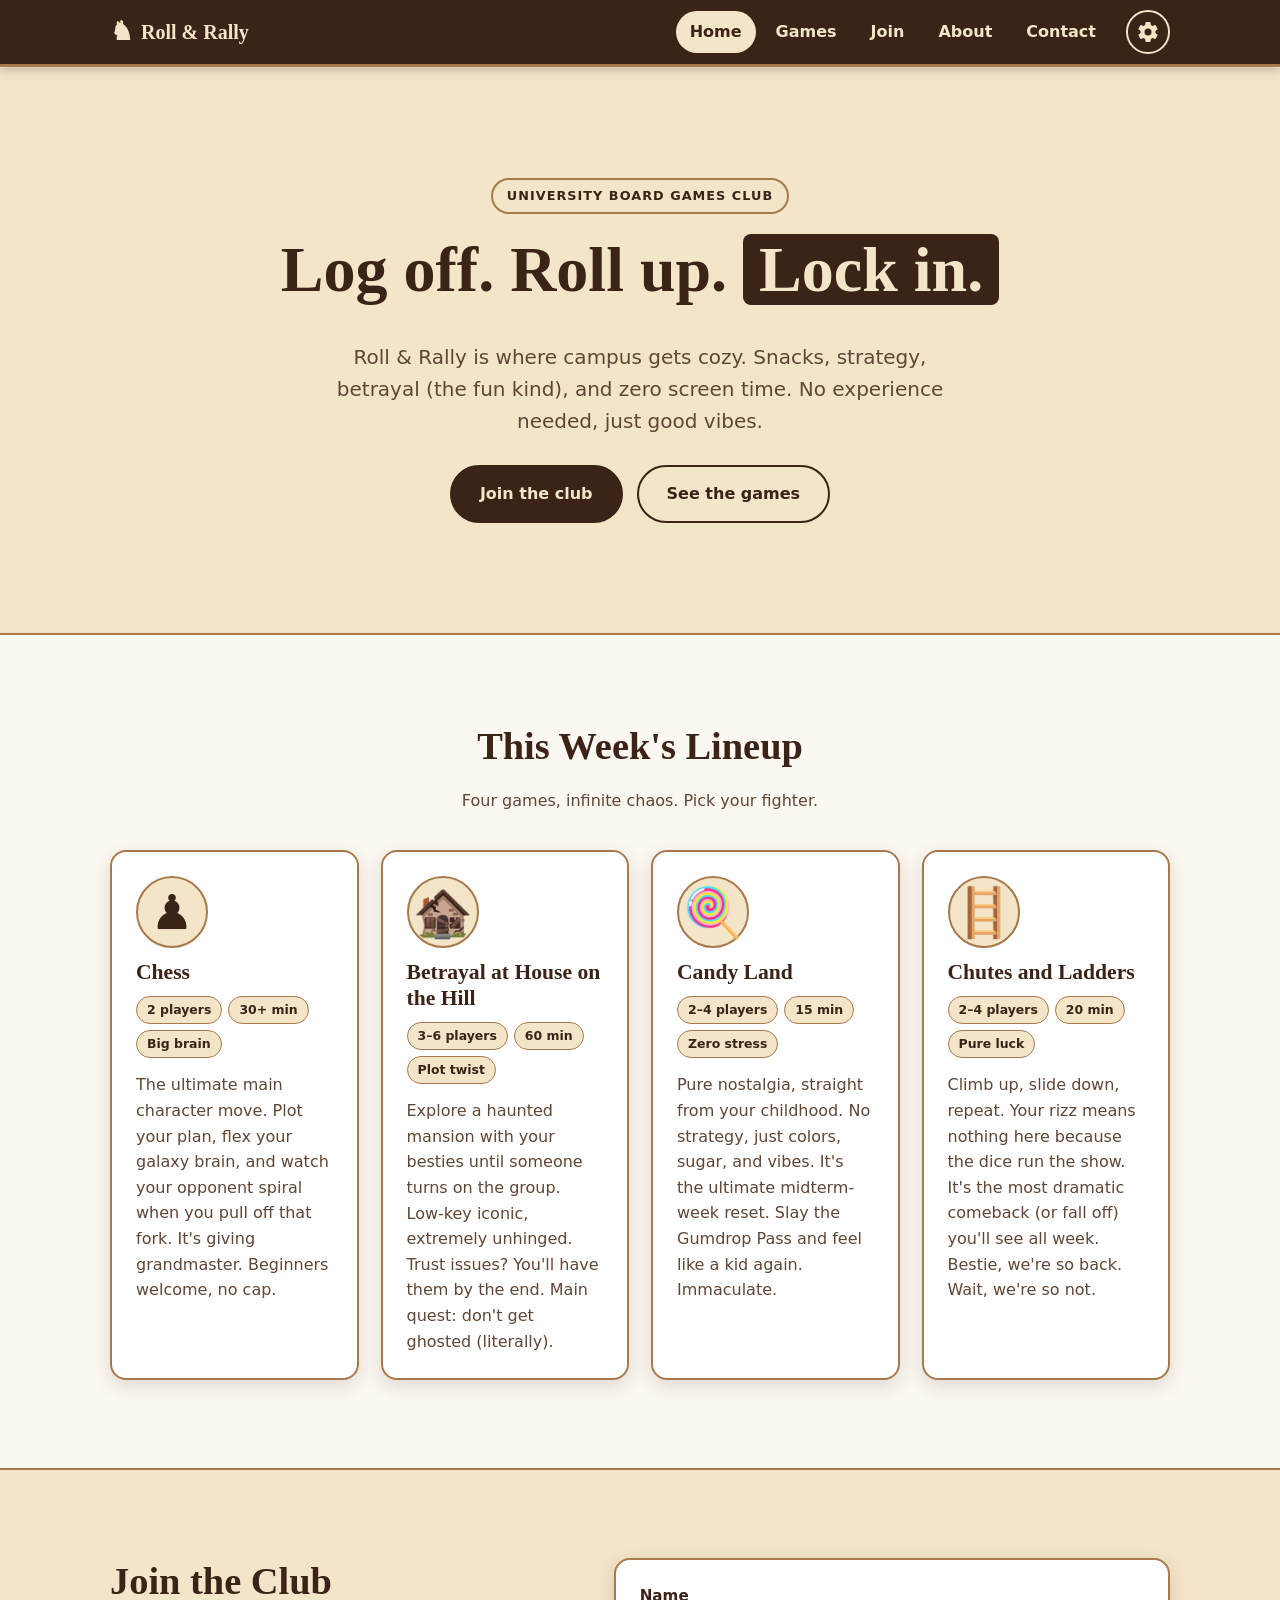
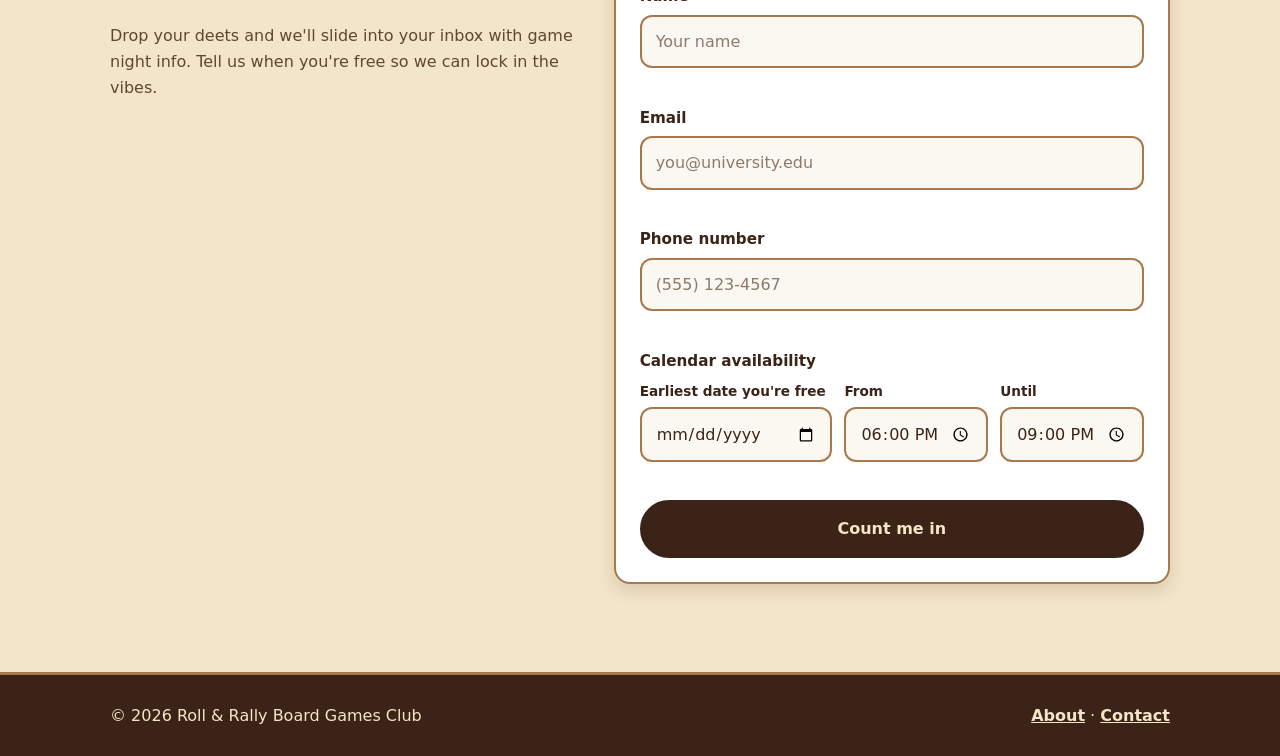
<file: index.html>
<!DOCTYPE html>
<html lang="en">
<head>
  <meta charset="UTF-8">
  <meta name="viewport" content="width=device-width, initial-scale=1">
  <title>Roll &amp; Rally | University Board Games Club</title>
  <meta name="description" content="Roll & Rally is the board games club for university students. Come play, chill, and meet your people.">
  <link rel="stylesheet" href="stylesheet.css">
  <script>
    /* Apply saved settings before first paint to avoid a flash */
    (function () {
      try {
        var theme = localStorage.getItem("theme");
        if (!theme) {
          theme = window.matchMedia && window.matchMedia("(prefers-color-scheme: dark)").matches ? "dark" : "light";
        }
        document.documentElement.setAttribute("data-theme", theme);
        if (localStorage.getItem("colorblind") === "on") {
          document.documentElement.setAttribute("data-colorblind", "on");
        }
      } catch (e) {
        document.documentElement.setAttribute("data-theme", "light");
      }
    })();
  </script>
</head>
<body>

  <a class="skip-link" href="#main">Skip to content</a>

  <!-- FIXED NAVIGATION -->
  <header class="site-header">
    <nav class="nav" aria-label="Main navigation">
      <a class="brand" href="index.html">
        <span class="brand-icon" aria-hidden="true">♞</span>
        <span class="brand-text">Roll &amp; Rally</span>
      </a>

      <button class="menu-toggle" id="menuToggle" aria-expanded="false" aria-controls="navLinks" aria-label="Toggle menu">
        <span></span><span></span><span></span>
      </button>

      <ul class="nav-links" id="navLinks">
        <li><a href="index.html" aria-current="page">Home</a></li>
        <li><a href="index.html#games">Games</a></li>
        <li><a href="index.html#join">Join</a></li>
        <li><a href="about.html">About</a></li>
        <li><a href="contact.html">Contact</a></li>
      </ul>

      <!-- SETTINGS COG -->
      <div class="settings">
        <button class="settings-btn" id="settingsBtn" aria-label="Open settings" aria-expanded="false" aria-controls="settingsPanel">
          <svg viewBox="0 0 24 24" width="24" height="24" aria-hidden="true" focusable="false">
            <path fill="currentColor" d="M19.43 12.98c.04-.32.07-.65.07-.98s-.03-.66-.07-.98l2.11-1.65a.5.5 0 0 0 .12-.64l-2-3.46a.5.5 0 0 0-.61-.22l-2.49 1a7.3 7.3 0 0 0-1.69-.98l-.38-2.65A.49.49 0 0 0 14 2h-4a.49.49 0 0 0-.49.42l-.38 2.65c-.61.25-1.17.59-1.69.98l-2.49-1a.5.5 0 0 0-.61.22l-2 3.46a.5.5 0 0 0 .12.64l2.11 1.65c-.04.32-.07.65-.07.98s.03.66.07.98l-2.11 1.65a.5.5 0 0 0-.12.64l2 3.46c.13.22.39.31.61.22l2.49-1c.52.39 1.08.73 1.69.98l.38 2.65c.04.24.25.42.49.42h4c.24 0 .45-.18.49-.42l.38-2.65c.61-.25 1.17-.59 1.69-.98l2.49 1c.23.09.49 0 .61-.22l2-3.46a.5.5 0 0 0-.12-.64l-2.11-1.65zM12 15.5A3.5 3.5 0 1 1 12 8.5a3.5 3.5 0 0 1 0 7z"/>
          </svg>
        </button>

        <div class="settings-panel" id="settingsPanel" role="dialog" aria-label="Settings" hidden>
          <h2 class="settings-title">Settings</h2>

          <button class="setting-option" id="themeToggle" type="button" aria-pressed="false">
            <span class="setting-label">
              <span class="setting-icon" id="themeIcon" aria-hidden="true">🌙</span>
              <span id="themeLabel">Dark mode</span>
            </span>
            <span class="switch" aria-hidden="true"><span class="switch-knob"></span></span>
          </button>

          <button class="setting-option" id="colorblindToggle" type="button" aria-pressed="false">
            <span class="setting-label">
              <span class="setting-icon" aria-hidden="true">👁️</span>
              <span>Colorblind mode: <strong id="cbState">Off</strong></span>
            </span>
            <span class="switch" aria-hidden="true"><span class="switch-knob"></span></span>
          </button>

          <p class="settings-note">Colorblind mode boosts contrast, adds borders, underlines, and patterns so nothing relies on color alone.</p>
        </div>
      </div>
    </nav>
  </header>

  <main id="main">

    <!-- HERO -->
    <section class="hero">
      <div class="container hero-inner">
        <p class="eyebrow">University Board Games Club</p>
        <h1>Log off. Roll up. <span class="highlight">Lock in.</span></h1>
        <p class="hero-sub">Roll &amp; Rally is where campus gets cozy. Snacks, strategy, betrayal (the fun kind), and zero screen time. No experience needed, just good vibes.</p>
        <div class="hero-actions">
          <a class="btn btn-primary" href="#join">Join the club</a>
          <a class="btn btn-secondary" href="#games">See the games</a>
        </div>
      </div>
    </section>

    <!-- GAMES -->
    <section class="section" id="games">
      <div class="container">
        <h2 class="section-title">This Week's Lineup</h2>
        <p class="section-sub">Four games, infinite chaos. Pick your fighter.</p>

        <div class="game-grid">

          <article class="card game-card" data-pattern="1">
            <div class="game-emoji" aria-hidden="true">♟️</div>
            <h3>Chess</h3>
            <ul class="tags" aria-label="Chess details">
              <li>2 players</li>
              <li>30+ min</li>
              <li>Big brain</li>
            </ul>
            <p>The ultimate main character move. Plot your plan, flex your galaxy brain, and watch your opponent spiral when you pull off that fork. It's giving grandmaster. Beginners welcome, no cap.</p>
          </article>

          <article class="card game-card" data-pattern="2">
            <div class="game-emoji" aria-hidden="true">🏚️</div>
            <h3>Betrayal at House on the Hill</h3>
            <ul class="tags" aria-label="Betrayal at House on the Hill details">
              <li>3–6 players</li>
              <li>60 min</li>
              <li>Plot twist</li>
            </ul>
            <p>Explore a haunted mansion with your besties until someone turns on the group. Low-key iconic, extremely unhinged. Trust issues? You'll have them by the end. Main quest: don't get ghosted (literally).</p>
          </article>

          <article class="card game-card" data-pattern="3">
            <div class="game-emoji" aria-hidden="true">🍭</div>
            <h3>Candy Land</h3>
            <ul class="tags" aria-label="Candy Land details">
              <li>2–4 players</li>
              <li>15 min</li>
              <li>Zero stress</li>
            </ul>
            <p>Pure nostalgia, straight from your childhood. No strategy, just colors, sugar, and vibes. It's the ultimate midterm-week reset. Slay the Gumdrop Pass and feel like a kid again. Immaculate.</p>
          </article>

          <article class="card game-card" data-pattern="4">
            <div class="game-emoji" aria-hidden="true">🪜</div>
            <h3>Chutes and Ladders</h3>
            <ul class="tags" aria-label="Chutes and Ladders details">
              <li>2–4 players</li>
              <li>20 min</li>
              <li>Pure luck</li>
            </ul>
            <p>Climb up, slide down, repeat. Your rizz means nothing here because the dice run the show. It's the most dramatic comeback (or fall off) you'll see all week. Bestie, we're so back. Wait, we're so not.</p>
          </article>

        </div>
      </div>
    </section>

    <!-- JOIN FORM -->
    <section class="section section-alt" id="join">
      <div class="container form-wrap">
        <div class="form-intro">
          <h2 class="section-title">Join the Club</h2>
          <p class="section-sub">Drop your deets and we'll slide into your inbox with game night info. Tell us when you're free so we can lock in the vibes.</p>
        </div>

        <form class="card join-form" id="joinForm" novalidate>
          <div class="field">
            <label for="name">Name</label>
            <input type="text" id="name" name="name" placeholder="Your name" autocomplete="name" required>
            <span class="error" id="nameError" role="alert"></span>
          </div>

          <div class="field">
            <label for="email">Email</label>
            <input type="email" id="email" name="email" placeholder="you@university.edu" autocomplete="email" required>
            <span class="error" id="emailError" role="alert"></span>
          </div>

          <div class="field">
            <label for="phone">Phone number</label>
            <input type="tel" id="phone" name="phone" placeholder="(555) 123-4567" autocomplete="tel" inputmode="tel" required>
            <span class="error" id="phoneError" role="alert"></span>
          </div>

          <fieldset class="field availability">
            <legend>Calendar availability</legend>
            <div class="avail-grid">
              <div>
                <label for="availDate">Earliest date you're free</label>
                <input type="date" id="availDate" name="availDate" required>
              </div>
              <div>
                <label for="availStart">From</label>
                <input type="time" id="availStart" name="availStart" value="18:00" required>
              </div>
              <div>
                <label for="availEnd">Until</label>
                <input type="time" id="availEnd" name="availEnd" value="21:00" required>
              </div>
            </div>
            <span class="error" id="availError" role="alert"></span>
          </fieldset>

          <button class="btn btn-primary btn-block" type="submit">Count me in</button>
          <p class="form-success" id="formSuccess" role="status" hidden>You're on the list! Watch your inbox for game night deets. 🎲</p>
        </form>
      </div>
    </section>

  </main>

  <footer class="site-footer">
    <div class="container footer-inner">
      <p>&copy; 2026 Roll &amp; Rally Board Games Club</p>
      <p><a href="about.html">About</a> &middot; <a href="contact.html">Contact</a></p>
    </div>
  </footer>

  <script>
    (function () {
      var root = document.documentElement;

      function save(key, value) {
        try { localStorage.setItem(key, value); } catch (e) {}
      }

      /* Mobile menu */
      var menuToggle = document.getElementById("menuToggle");
      var navLinks = document.getElementById("navLinks");
      menuToggle.addEventListener("click", function () {
        var open = navLinks.classList.toggle("open");
        menuToggle.setAttribute("aria-expanded", String(open));
      });
      navLinks.addEventListener("click", function (e) {
        if (e.target.tagName === "A") {
          navLinks.classList.remove("open");
          menuToggle.setAttribute("aria-expanded", "false");
        }
      });

      /* Settings panel */
      var settingsBtn = document.getElementById("settingsBtn");
      var panel = document.getElementById("settingsPanel");

      function setPanel(open) {
        panel.hidden = !open;
        settingsBtn.setAttribute("aria-expanded", String(open));
        settingsBtn.classList.toggle("spin", open);
      }
      settingsBtn.addEventListener("click", function (e) {
        e.stopPropagation();
        setPanel(panel.hidden);
      });
      document.addEventListener("click", function (e) {
        if (!panel.hidden && !panel.contains(e.target)) setPanel(false);
      });
      document.addEventListener("keydown", function (e) {
        if (e.key === "Escape" && !panel.hidden) {
          setPanel(false);
          settingsBtn.focus();
        }
      });

      /* Dark / light toggle */
      var themeToggle = document.getElementById("themeToggle");
      var themeLabel = document.getElementById("themeLabel");
      var themeIcon = document.getElementById("themeIcon");

      function syncTheme() {
        var dark = root.getAttribute("data-theme") === "dark";
        themeToggle.setAttribute("aria-pressed", String(dark));
        themeLabel.textContent = dark ? "Light mode" : "Dark mode";
        themeIcon.textContent = dark ? "☀️" : "🌙";
      }
      themeToggle.addEventListener("click", function () {
        var next = root.getAttribute("data-theme") === "dark" ? "light" : "dark";
        root.setAttribute("data-theme", next);
        save("theme", next);
        syncTheme();
      });
      syncTheme();

      /* Colorblind toggle */
      var cbToggle = document.getElementById("colorblindToggle");
      var cbState = document.getElementById("cbState");

      function syncCb() {
        var on = root.getAttribute("data-colorblind") === "on";
        cbToggle.setAttribute("aria-pressed", String(on));
        cbState.textContent = on ? "On" : "Off";
      }
      cbToggle.addEventListener("click", function () {
        var on = root.getAttribute("data-colorblind") === "on";
        if (on) {
          root.removeAttribute("data-colorblind");
          save("colorblind", "off");
        } else {
          root.setAttribute("data-colorblind", "on");
          save("colorblind", "on");
        }
        syncCb();
      });
      syncCb();

      /* Form: default date = today, simple validation */
      var dateInput = document.getElementById("availDate");
      var today = new Date();
      var iso = today.getFullYear() + "-" +
        String(today.getMonth() + 1).padStart(2, "0") + "-" +
        String(today.getDate()).padStart(2, "0");
      dateInput.min = iso;

      var form = document.getElementById("joinForm");
      var success = document.getElementById("formSuccess");

      function setError(id, msg) {
        document.getElementById(id).textContent = msg;
      }

      form.addEventListener("submit", function (e) {
        e.preventDefault();
        var ok = true;
        var name = form.name.value.trim();
        var email = form.email.value.trim();
        var phone = form.phone.value.trim();

        setError("nameError", "");
        setError("emailError", "");
        setError("phoneError", "");
        setError("availError", "");
        success.hidden = true;

        if (name.length < 2) { setError("nameError", "Drop your name so we know who you are."); ok = false; }
        if (!/^[^\s@]+@[^\s@]+\.[^\s@]+$/.test(email)) { setError("emailError", "That email doesn't look quite right."); ok = false; }
        if (phone.replace(/\D/g, "").length < 10) { setError("phoneError", "We need a 10-digit phone number."); ok = false; }
        if (!form.availDate.value) {
          setError("availError", "Pick a date you're free.");
          ok = false;
        } else if (form.availEnd.value <= form.availStart.value) {
          setError("availError", "End time needs to be after start time.");
          ok = false;
        }

        if (ok) {
          success.hidden = false;
          form.reset();
          form.availStart.value = "18:00";
          form.availEnd.value = "21:00";
        }
      });
    })();
  </script>
</body>
</html>
</file>
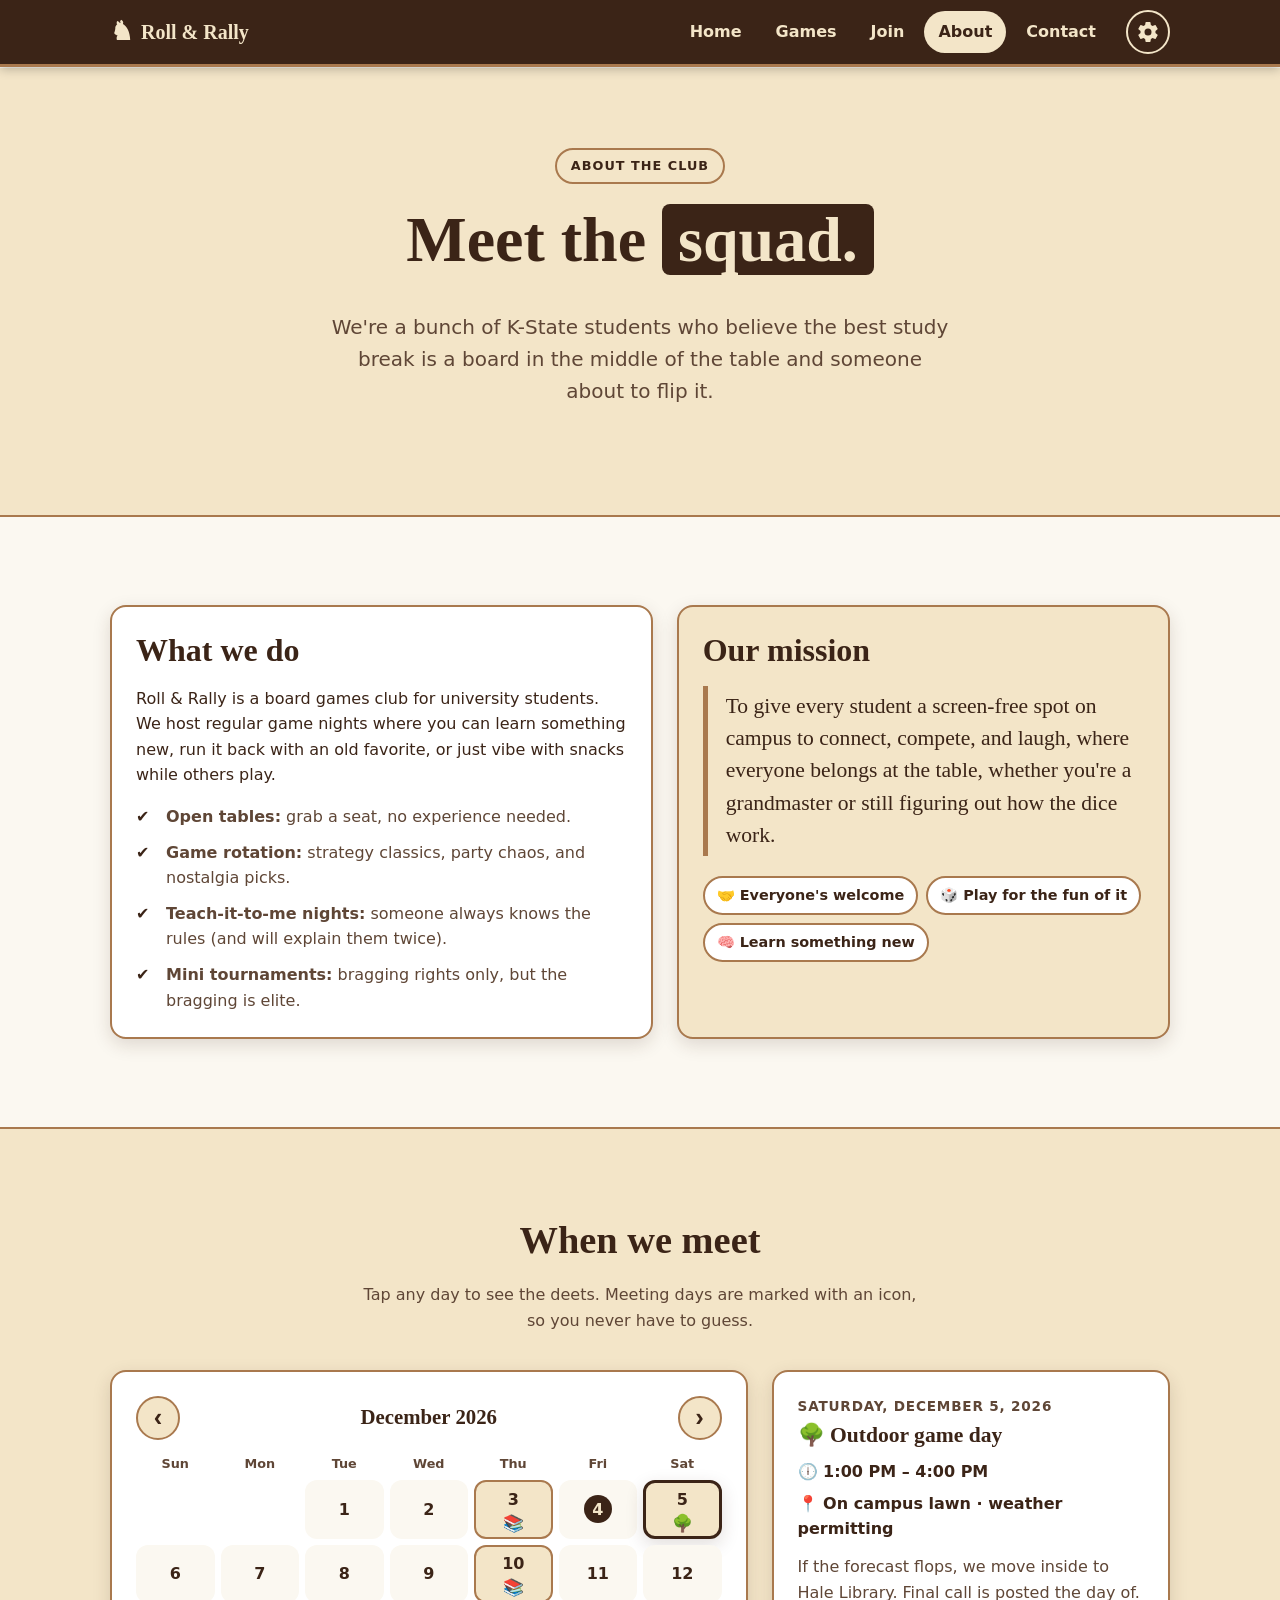
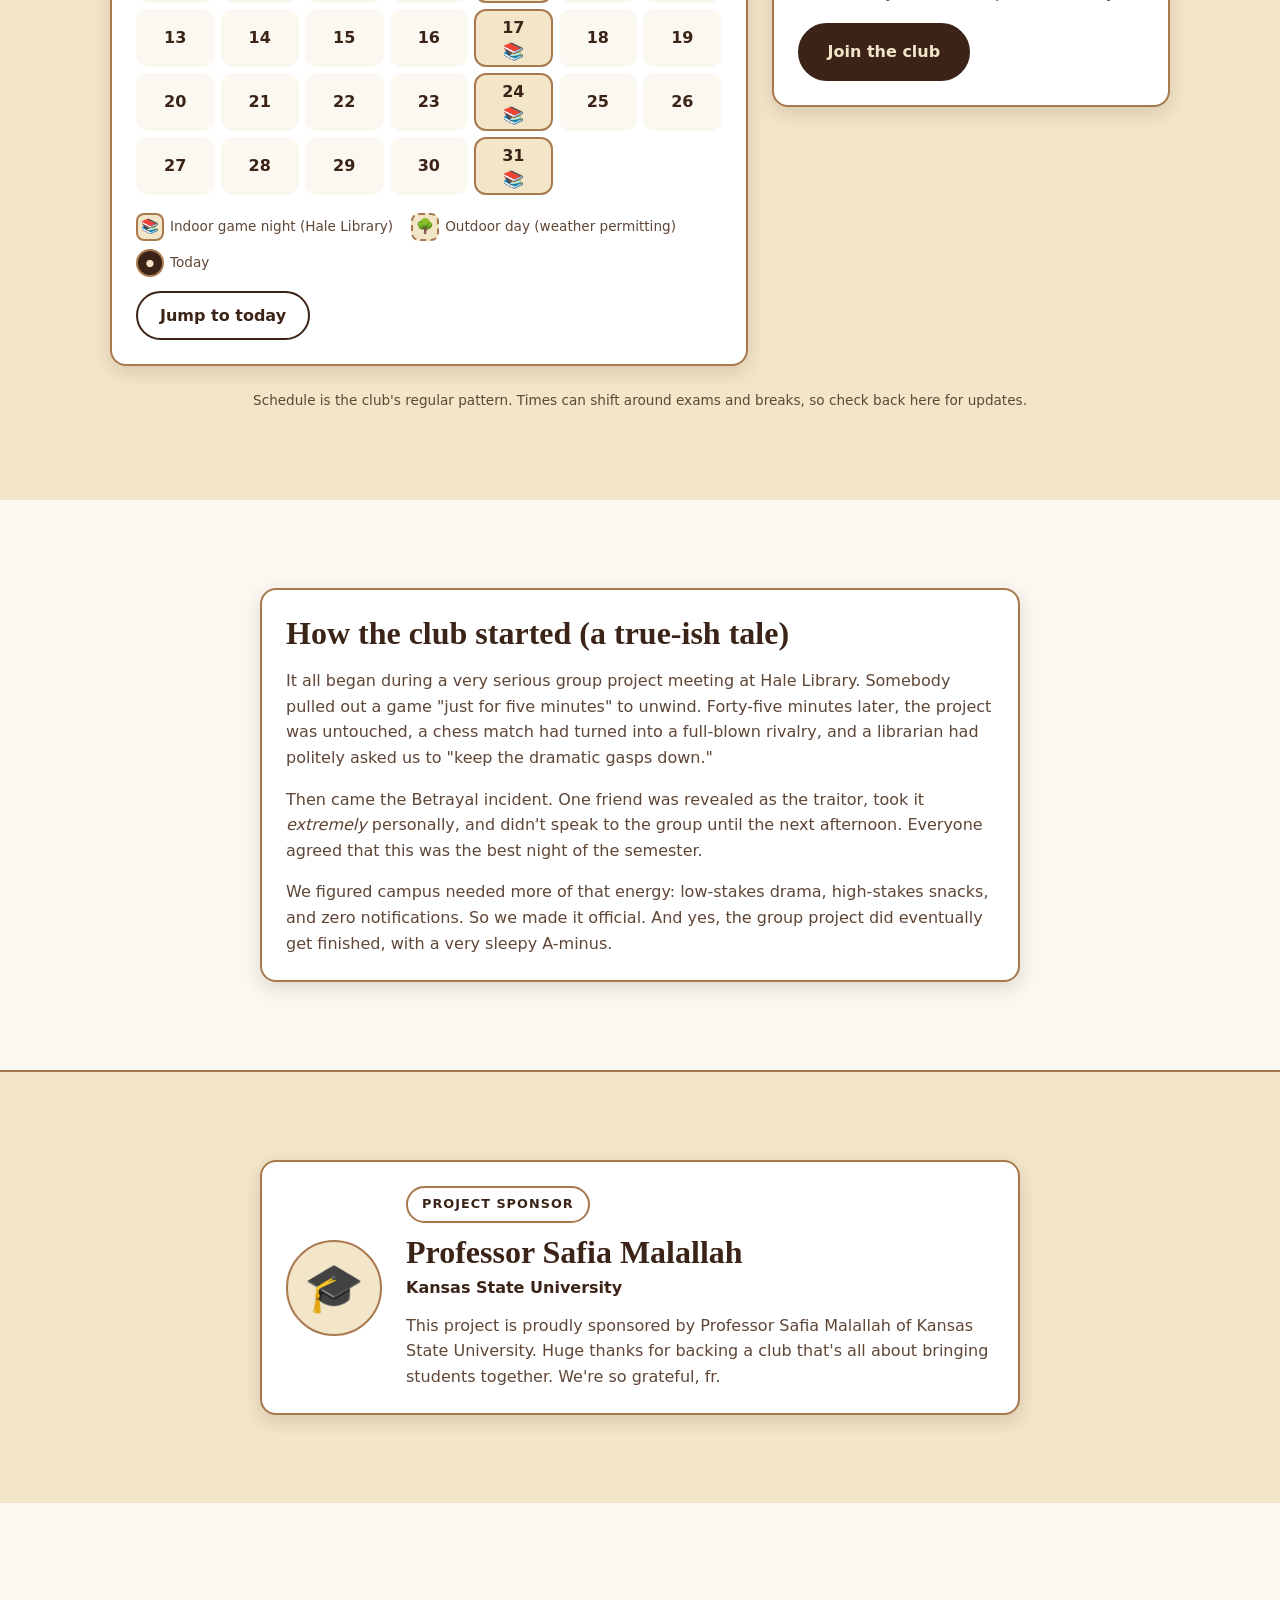
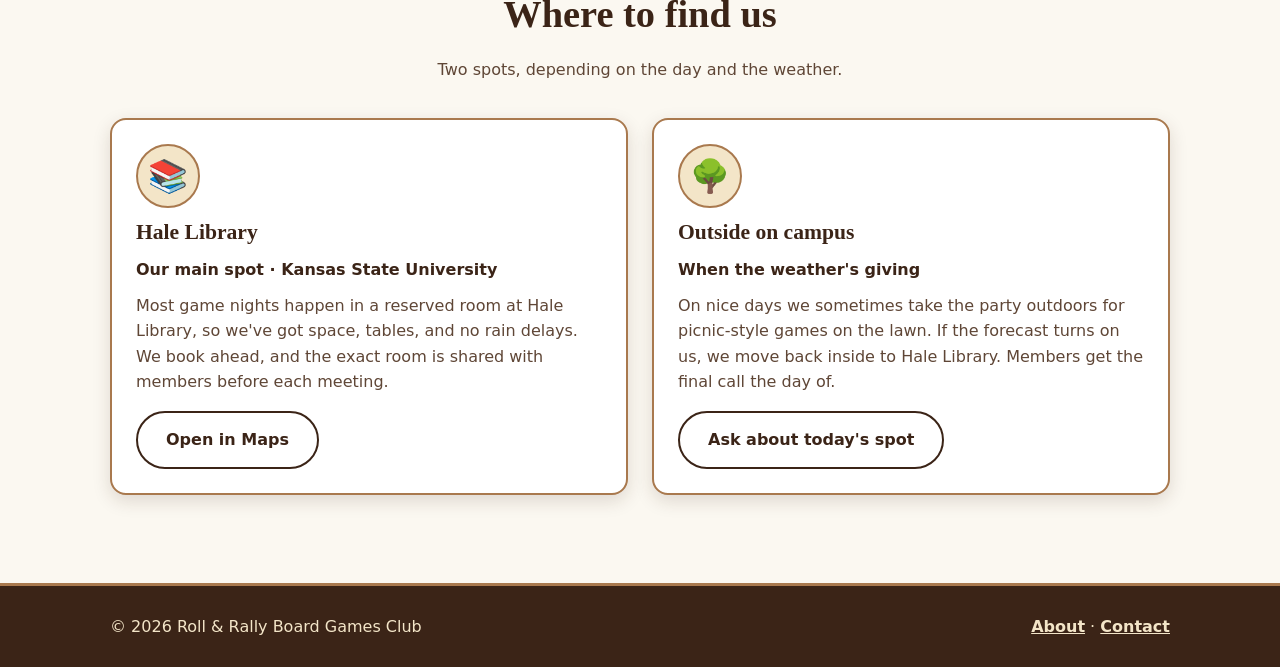
<file: about.html>
<!DOCTYPE html>
<html lang="en">
<head>
  <meta charset="UTF-8">
  <meta name="viewport" content="width=device-width, initial-scale=1">
  <title>About | Roll &amp; Rally Board Games Club</title>
  <meta name="description" content="What Roll & Rally does, when we meet, why we exist, and where to find us at Kansas State University.">
  <link rel="stylesheet" href="stylesheet.css">
  <script>
    /* Apply saved settings before first paint to avoid a flash */
    (function () {
      try {
        var theme = localStorage.getItem("theme");
        if (!theme) {
          theme = window.matchMedia && window.matchMedia("(prefers-color-scheme: dark)").matches ? "dark" : "light";
        }
        document.documentElement.setAttribute("data-theme", theme);
        if (localStorage.getItem("colorblind") === "on") {
          document.documentElement.setAttribute("data-colorblind", "on");
        }
      } catch (e) {
        document.documentElement.setAttribute("data-theme", "light");
      }
    })();
  </script>
</head>
<body>

  <a class="skip-link" href="#main">Skip to content</a>

  <!-- FIXED NAVIGATION -->
  <header class="site-header">
    <nav class="nav" aria-label="Main navigation">
      <a class="brand" href="index.html">
        <span class="brand-icon" aria-hidden="true">♞</span>
        <span class="brand-text">Roll &amp; Rally</span>
      </a>

      <button class="menu-toggle" id="menuToggle" aria-expanded="false" aria-controls="navLinks" aria-label="Toggle menu">
        <span></span><span></span><span></span>
      </button>

      <ul class="nav-links" id="navLinks">
        <li><a href="index.html">Home</a></li>
        <li><a href="index.html#games">Games</a></li>
        <li><a href="index.html#join">Join</a></li>
        <li><a href="about.html" aria-current="page">About</a></li>
        <li><a href="contact.html">Contact</a></li>
      </ul>

      <!-- SETTINGS COG -->
      <div class="settings">
        <button class="settings-btn" id="settingsBtn" aria-label="Open settings" aria-expanded="false" aria-controls="settingsPanel">
          <svg viewBox="0 0 24 24" width="24" height="24" aria-hidden="true" focusable="false">
            <path fill="currentColor" d="M19.43 12.98c.04-.32.07-.65.07-.98s-.03-.66-.07-.98l2.11-1.65a.5.5 0 0 0 .12-.64l-2-3.46a.5.5 0 0 0-.61-.22l-2.49 1a7.3 7.3 0 0 0-1.69-.98l-.38-2.65A.49.49 0 0 0 14 2h-4a.49.49 0 0 0-.49.42l-.38 2.65c-.61.25-1.17.59-1.69.98l-2.49-1a.5.5 0 0 0-.61.22l-2 3.46a.5.5 0 0 0 .12.64l2.11 1.65c-.04.32-.07.65-.07.98s.03.66.07.98l-2.11 1.65a.5.5 0 0 0-.12.64l2 3.46c.13.22.39.31.61.22l2.49-1c.52.39 1.08.73 1.69.98l.38 2.65c.04.24.25.42.49.42h4c.24 0 .45-.18.49-.42l.38-2.65c.61-.25 1.17-.59 1.69-.98l2.49 1c.23.09.49 0 .61-.22l2-3.46a.5.5 0 0 0-.12-.64l-2.11-1.65zM12 15.5A3.5 3.5 0 1 1 12 8.5a3.5 3.5 0 0 1 0 7z"/>
          </svg>
        </button>

        <div class="settings-panel" id="settingsPanel" role="dialog" aria-label="Settings" hidden>
          <h2 class="settings-title">Settings</h2>

          <button class="setting-option" id="themeToggle" type="button" aria-pressed="false">
            <span class="setting-label">
              <span class="setting-icon" id="themeIcon" aria-hidden="true">🌙</span>
              <span id="themeLabel">Dark mode</span>
            </span>
            <span class="switch" aria-hidden="true"><span class="switch-knob"></span></span>
          </button>

          <button class="setting-option" id="colorblindToggle" type="button" aria-pressed="false">
            <span class="setting-label">
              <span class="setting-icon" aria-hidden="true">👁️</span>
              <span>Colorblind mode: <strong id="cbState">Off</strong></span>
            </span>
            <span class="switch" aria-hidden="true"><span class="switch-knob"></span></span>
          </button>

          <p class="settings-note">Colorblind mode boosts contrast, adds borders, underlines, and patterns so nothing relies on color alone.</p>
        </div>
      </div>
    </nav>
  </header>

  <main id="main">

    <!-- PAGE HERO -->
    <section class="hero page-hero">
      <div class="container hero-inner">
        <p class="eyebrow">About the club</p>
        <h1>Meet the <span class="highlight">squad.</span></h1>
        <p class="hero-sub">We're a bunch of K-State students who believe the best study break is a board in the middle of the table and someone about to flip it.</p>
      </div>
    </section>

    <!-- WHAT WE DO + MISSION -->
    <section class="section">
      <div class="container about-grid">
        <article class="card">
          <h2>What we do</h2>
          <p>Roll &amp; Rally is a board games club for university students. We host regular game nights where you can learn something new, run it back with an old favorite, or just vibe with snacks while others play.</p>
          <ul class="check-list">
            <li><strong>Open tables:</strong> grab a seat, no experience needed.</li>
            <li><strong>Game rotation:</strong> strategy classics, party chaos, and nostalgia picks.</li>
            <li><strong>Teach-it-to-me nights:</strong> someone always knows the rules (and will explain them twice).</li>
            <li><strong>Mini tournaments:</strong> bragging rights only, but the bragging is elite.</li>
          </ul>
        </article>

        <article class="card mission-card">
          <h2>Our mission</h2>
          <blockquote class="mission">
            To give every student a screen-free spot on campus to connect, compete, and laugh, where everyone belongs at the table, whether you're a grandmaster or still figuring out how the dice work.
          </blockquote>
          <p class="mission-points">
            <span>🤝 Everyone's welcome</span>
            <span>🎲 Play for the fun of it</span>
            <span>🧠 Learn something new</span>
          </p>
        </article>
      </div>
    </section>

    <!-- CALENDAR -->
    <section class="section section-alt" id="calendar">
      <div class="container">
        <h2 class="section-title">When we meet</h2>
        <p class="section-sub">Tap any day to see the deets. Meeting days are marked with an icon, so you never have to guess.</p>

        <div class="calendar-wrap">
          <div class="card calendar" aria-label="Meeting calendar">
            <div class="cal-head">
              <button class="cal-nav" id="calPrev" type="button" aria-label="Previous month">&#8249;</button>
              <h3 class="cal-title" id="calTitle" aria-live="polite"></h3>
              <button class="cal-nav" id="calNext" type="button" aria-label="Next month">&#8250;</button>
            </div>
            <div class="cal-weekdays" aria-hidden="true">
              <span>Sun</span><span>Mon</span><span>Tue</span><span>Wed</span><span>Thu</span><span>Fri</span><span>Sat</span>
            </div>
            <div class="cal-grid" id="calGrid" role="grid" aria-labelledby="calTitle"></div>

            <ul class="cal-legend" aria-label="Calendar key">
              <li><span class="key key-lib" aria-hidden="true">📚</span> Indoor game night (Hale Library)</li>
              <li><span class="key key-out" aria-hidden="true">🌳</span> Outdoor day (weather permitting)</li>
              <li><span class="key key-today" aria-hidden="true">●</span> Today</li>
            </ul>
            <button class="btn btn-secondary cal-today" id="calToday" type="button">Jump to today</button>
          </div>

          <aside class="card cal-detail" id="calDetail" aria-live="polite">
            <p class="detail-date" id="detailDate"></p>
            <h3 id="detailTitle"></h3>
            <p id="detailTime" class="detail-time"></p>
            <p id="detailPlace" class="detail-place"></p>
            <p id="detailNote" class="detail-note"></p>
            <a class="btn btn-primary" href="index.html#join">Join the club</a>
          </aside>
        </div>

        <p class="fine-print">Schedule is the club's regular pattern. Times can shift around exams and breaks, so check back here for updates.</p>
      </div>
    </section>

    <!-- STORY -->
    <section class="section">
      <div class="container story-wrap">
        <article class="card story-card">
          <h2>How the club started (a true-ish tale)</h2>
          <p>It all began during a very serious group project meeting at Hale Library. Somebody pulled out a game "just for five minutes" to unwind. Forty-five minutes later, the project was untouched, a chess match had turned into a full-blown rivalry, and a librarian had politely asked us to "keep the dramatic gasps down."</p>
          <p>Then came the Betrayal incident. One friend was revealed as the traitor, took it <em>extremely</em> personally, and didn't speak to the group until the next afternoon. Everyone agreed that this was the best night of the semester.</p>
          <p>We figured campus needed more of that energy: low-stakes drama, high-stakes snacks, and zero notifications. So we made it official. And yes, the group project did eventually get finished, with a very sleepy A-minus.</p>
        </article>
      </div>
    </section>

    <!-- SPONSOR -->
    <section class="section section-alt">
      <div class="container sponsor-wrap">
        <article class="card sponsor-card">
          <div class="sponsor-badge" aria-hidden="true">🎓</div>
          <div>
            <p class="eyebrow">Project sponsor</p>
            <h2>Professor Safia Malallah</h2>
            <p class="sponsor-school">Kansas State University</p>
            <p>This project is proudly sponsored by Professor Safia Malallah of Kansas State University. Huge thanks for backing a club that's all about bringing students together. We're so grateful, fr.</p>
          </div>
        </article>
      </div>
    </section>

    <!-- LOCATION -->
    <section class="section" id="location">
      <div class="container">
        <h2 class="section-title">Where to find us</h2>
        <p class="section-sub">Two spots, depending on the day and the weather.</p>

        <div class="location-grid">
          <article class="card location-card">
            <div class="loc-icon" aria-hidden="true">📚</div>
            <h3>Hale Library</h3>
            <p class="loc-sub">Our main spot · Kansas State University</p>
            <p>Most game nights happen in a reserved room at Hale Library, so we've got space, tables, and no rain delays. We book ahead, and the exact room is shared with members before each meeting.</p>
            <a class="btn btn-secondary" href="https://www.google.com/maps/search/?api=1&amp;query=Hale+Library+Kansas+State+University+Manhattan+KS" target="_blank" rel="noopener">Open in Maps<span class="sr-only"> (opens in a new tab)</span></a>
          </article>

          <article class="card location-card">
            <div class="loc-icon" aria-hidden="true">🌳</div>
            <h3>Outside on campus</h3>
            <p class="loc-sub">When the weather's giving</p>
            <p>On nice days we sometimes take the party outdoors for picnic-style games on the lawn. If the forecast turns on us, we move back inside to Hale Library. Members get the final call the day of.</p>
            <a class="btn btn-secondary" href="contact.html">Ask about today's spot</a>
          </article>
        </div>
      </div>
    </section>

  </main>

  <footer class="site-footer">
    <div class="container footer-inner">
      <p>&copy; 2026 Roll &amp; Rally Board Games Club</p>
      <p><a href="about.html">About</a> &middot; <a href="contact.html">Contact</a></p>
    </div>
  </footer>

  <script>
    (function () {
      var root = document.documentElement;

      function save(key, value) {
        try { localStorage.setItem(key, value); } catch (e) {}
      }

      /* ---------- Mobile menu ---------- */
      var menuToggle = document.getElementById("menuToggle");
      var navLinks = document.getElementById("navLinks");
      menuToggle.addEventListener("click", function () {
        var open = navLinks.classList.toggle("open");
        menuToggle.setAttribute("aria-expanded", String(open));
      });
      navLinks.addEventListener("click", function (e) {
        if (e.target.tagName === "A") {
          navLinks.classList.remove("open");
          menuToggle.setAttribute("aria-expanded", "false");
        }
      });

      /* ---------- Settings panel ---------- */
      var settingsBtn = document.getElementById("settingsBtn");
      var panel = document.getElementById("settingsPanel");

      function setPanel(open) {
        panel.hidden = !open;
        settingsBtn.setAttribute("aria-expanded", String(open));
        settingsBtn.classList.toggle("spin", open);
      }
      settingsBtn.addEventListener("click", function (e) {
        e.stopPropagation();
        setPanel(panel.hidden);
      });
      document.addEventListener("click", function (e) {
        if (!panel.hidden && !panel.contains(e.target)) setPanel(false);
      });
      document.addEventListener("keydown", function (e) {
        if (e.key === "Escape" && !panel.hidden) {
          setPanel(false);
          settingsBtn.focus();
        }
      });

      /* Dark / light toggle */
      var themeToggle = document.getElementById("themeToggle");
      var themeLabel = document.getElementById("themeLabel");
      var themeIcon = document.getElementById("themeIcon");

      function syncTheme() {
        var dark = root.getAttribute("data-theme") === "dark";
        themeToggle.setAttribute("aria-pressed", String(dark));
        themeLabel.textContent = dark ? "Light mode" : "Dark mode";
        themeIcon.textContent = dark ? "☀️" : "🌙";
      }
      themeToggle.addEventListener("click", function () {
        var next = root.getAttribute("data-theme") === "dark" ? "light" : "dark";
        root.setAttribute("data-theme", next);
        save("theme", next);
        syncTheme();
      });
      syncTheme();

      /* Colorblind toggle */
      var cbToggle = document.getElementById("colorblindToggle");
      var cbState = document.getElementById("cbState");

      function syncCb() {
        var on = root.getAttribute("data-colorblind") === "on";
        cbToggle.setAttribute("aria-pressed", String(on));
        cbState.textContent = on ? "On" : "Off";
      }
      cbToggle.addEventListener("click", function () {
        var on = root.getAttribute("data-colorblind") === "on";
        if (on) {
          root.removeAttribute("data-colorblind");
          save("colorblind", "off");
        } else {
          root.setAttribute("data-colorblind", "on");
          save("colorblind", "on");
        }
        syncCb();
      });
      syncCb();

      /* ---------- Interactive calendar ----------
         Regular pattern:
           - Every Thursday: indoor game night, Hale Library, 6:00-9:00 PM
           - First Saturday of each month: outdoor day, 1:00-4:00 PM (weather permitting)
         Edit the two functions below to change the schedule. */
      var MONTHS = ["January", "February", "March", "April", "May", "June", "July",
                    "August", "September", "October", "November", "December"];
      var DAYS = ["Sunday", "Monday", "Tuesday", "Wednesday", "Thursday", "Friday", "Saturday"];

      function meetingFor(date) {
        var dow = date.getDay();
        if (dow === 4) {
          return {
            type: "lib",
            icon: "📚",
            title: "Indoor game night",
            time: "6:00 PM – 9:00 PM",
            place: "Hale Library · reserved room",
            note: "Room number gets shared with members before each meeting. Bring a friend, or make a new one."
          };
        }
        if (dow === 6 && date.getDate() <= 7) {
          return {
            type: "out",
            icon: "🌳",
            title: "Outdoor game day",
            time: "1:00 PM – 4:00 PM",
            place: "On campus lawn · weather permitting",
            note: "If the forecast flops, we move inside to Hale Library. Final call is posted the day of."
          };
        }
        return null;
      }

      function nextMeeting(from) {
        var d = new Date(from.getFullYear(), from.getMonth(), from.getDate());
        for (var i = 0; i < 40; i++) {
          if (meetingFor(d)) return new Date(d.getTime());
          d.setDate(d.getDate() + 1);
        }
        return null;
      }

      function sameDay(a, b) {
        return a.getFullYear() === b.getFullYear() && a.getMonth() === b.getMonth() && a.getDate() === b.getDate();
      }

      function fmt(d) {
        return DAYS[d.getDay()] + ", " + MONTHS[d.getMonth()] + " " + d.getDate() + ", " + d.getFullYear();
      }

      var now = new Date();
      var today = new Date(now.getFullYear(), now.getMonth(), now.getDate());
      var viewYear = today.getFullYear();
      var viewMonth = today.getMonth();
      var selected = nextMeeting(today) || today;

      var grid = document.getElementById("calGrid");
      var title = document.getElementById("calTitle");
      var dDate = document.getElementById("detailDate");
      var dTitle = document.getElementById("detailTitle");
      var dTime = document.getElementById("detailTime");
      var dPlace = document.getElementById("detailPlace");
      var dNote = document.getElementById("detailNote");

      function showDetail(date) {
        var m = meetingFor(date);
        dDate.textContent = fmt(date);
        if (m) {
          dTitle.textContent = m.icon + " " + m.title;
          dTime.textContent = "🕕 " + m.time;
          dPlace.textContent = "📍 " + m.place;
          dNote.textContent = m.note;
        } else {
          var nxt = nextMeeting(new Date(date.getFullYear(), date.getMonth(), date.getDate() + 1));
          dTitle.textContent = "No meeting this day";
          dTime.textContent = "";
          dPlace.textContent = "";
          dNote.textContent = nxt
            ? "Next up: " + fmt(nxt) + ". Tap that day to see the deets."
            : "Check back soon for the next meeting.";
        }
      }

      function render() {
        title.textContent = MONTHS[viewMonth] + " " + viewYear;
        grid.innerHTML = "";

        var first = new Date(viewYear, viewMonth, 1);
        var daysInMonth = new Date(viewYear, viewMonth + 1, 0).getDate();

        for (var b = 0; b < first.getDay(); b++) {
          var blank = document.createElement("span");
          blank.className = "cal-blank";
          blank.setAttribute("aria-hidden", "true");
          grid.appendChild(blank);
        }

        for (var day = 1; day <= daysInMonth; day++) {
          var date = new Date(viewYear, viewMonth, day);
          var m = meetingFor(date);
          var btn = document.createElement("button");
          btn.type = "button";
          btn.className = "cal-day";
          if (m) btn.classList.add("meet-" + m.type);
          if (sameDay(date, today)) btn.classList.add("is-today");
          if (sameDay(date, selected)) btn.classList.add("is-selected");

          var label = fmt(date) + (m ? ", " + m.title : ", no meeting");
          if (sameDay(date, today)) label += ", today";
          btn.setAttribute("aria-label", label);
          btn.setAttribute("aria-pressed", String(sameDay(date, selected)));

          var num = document.createElement("span");
          num.className = "cal-num";
          num.textContent = day;
          btn.appendChild(num);

          if (m) {
            var ic = document.createElement("span");
            ic.className = "cal-icon";
            ic.setAttribute("aria-hidden", "true");
            ic.textContent = m.icon;
            btn.appendChild(ic);
          }

          (function (d) {
            btn.addEventListener("click", function () {
              selected = d;
              render();
              showDetail(d);
            });
          })(date);

          grid.appendChild(btn);
        }
      }

      document.getElementById("calPrev").addEventListener("click", function () {
        viewMonth--;
        if (viewMonth < 0) { viewMonth = 11; viewYear--; }
        render();
      });
      document.getElementById("calNext").addEventListener("click", function () {
        viewMonth++;
        if (viewMonth > 11) { viewMonth = 0; viewYear++; }
        render();
      });
      document.getElementById("calToday").addEventListener("click", function () {
        viewYear = today.getFullYear();
        viewMonth = today.getMonth();
        selected = today;
        render();
        showDetail(today);
      });

      /* Start on the month of the next meeting, with its details open */
      viewYear = selected.getFullYear();
      viewMonth = selected.getMonth();
      render();
      showDetail(selected);
    })();
  </script>
</body>
</html>
</file>
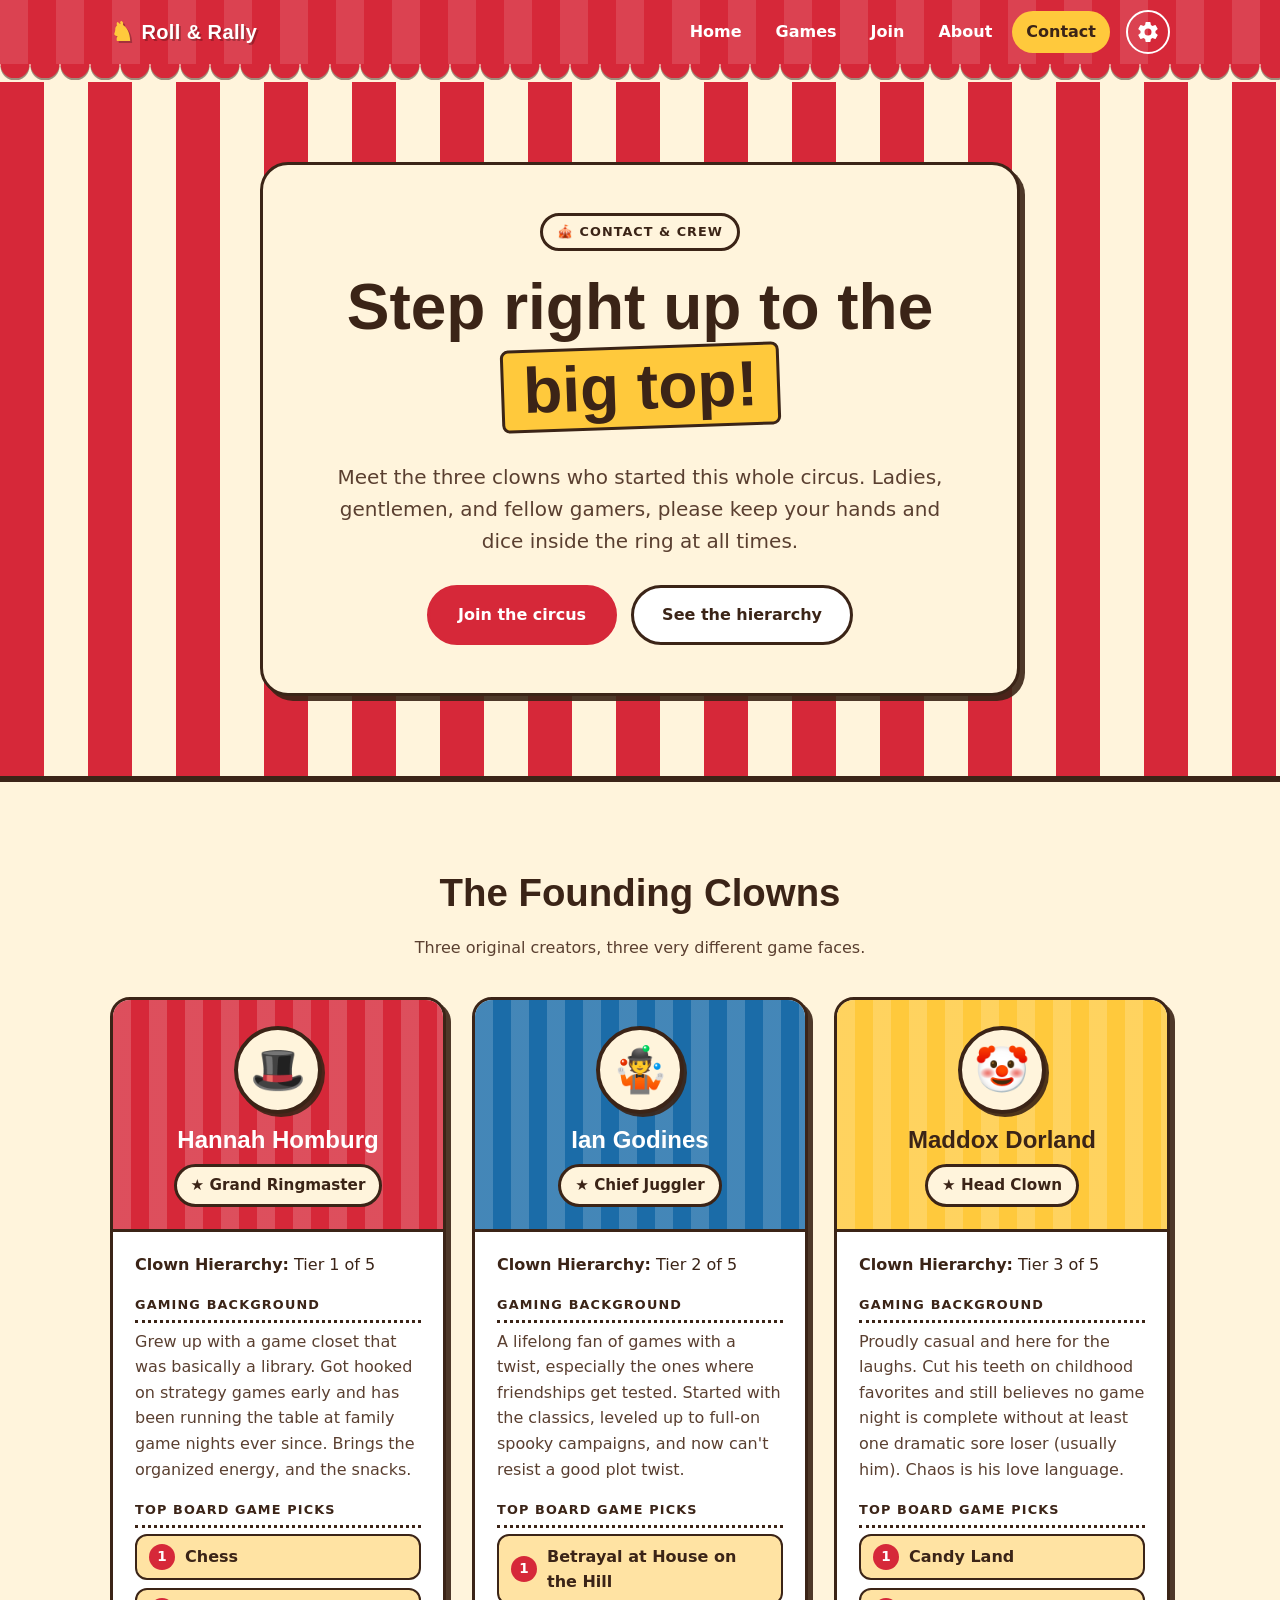
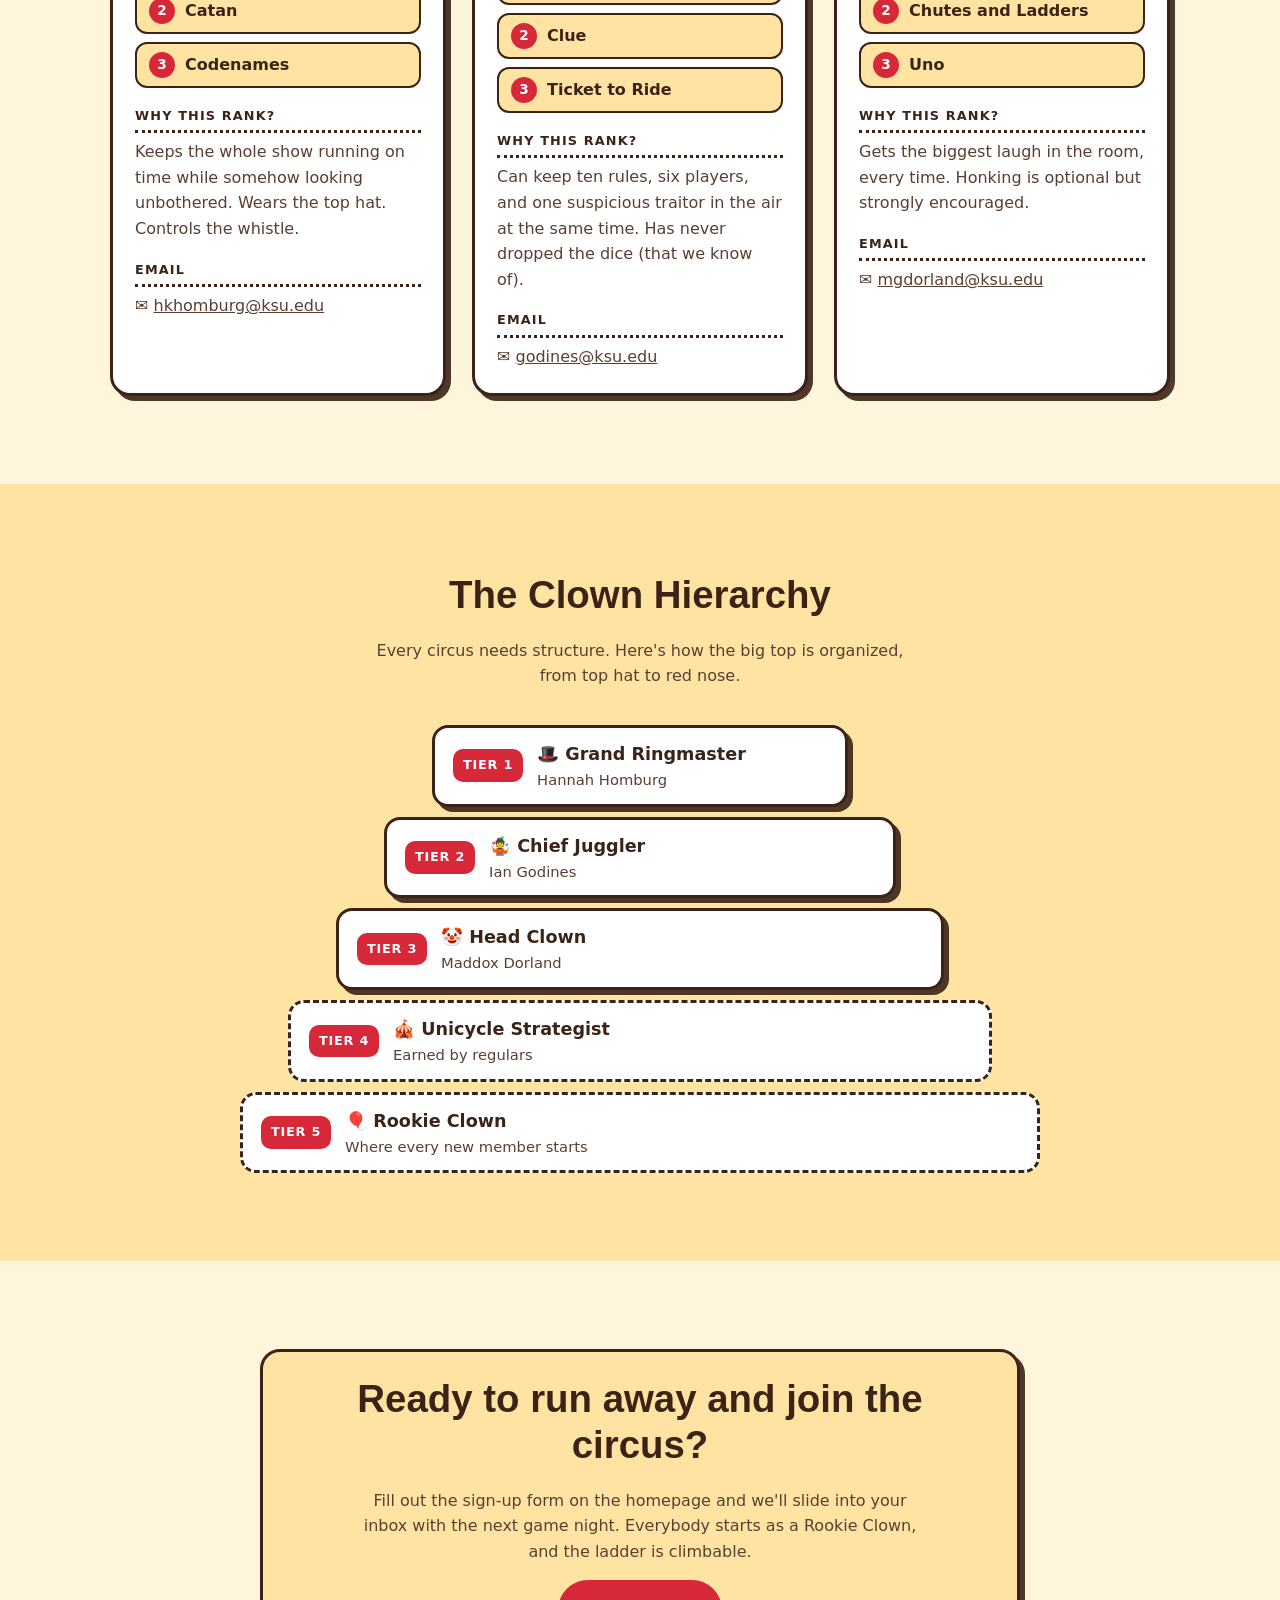
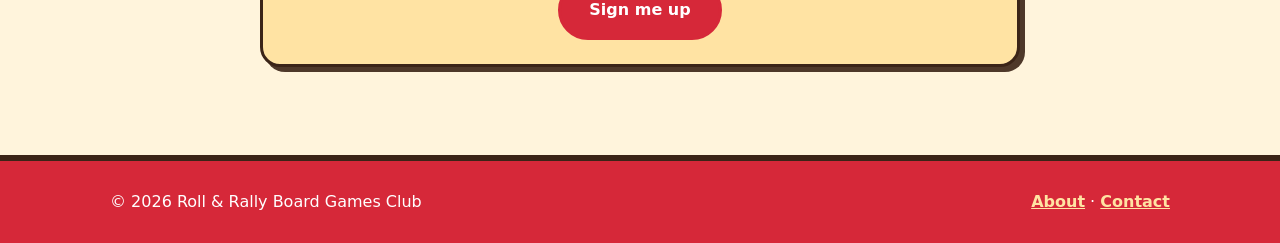
<file: contact.html>
<!DOCTYPE html>
<html lang="en">
<head>
  <meta charset="UTF-8">
  <meta name="viewport" content="width=device-width, initial-scale=1">
  <title>Contact | Roll &amp; Rally Board Games Club</title>
  <meta name="description" content="Meet the founders of Roll & Rally and find your place in the Clown Hierarchy.">
  <link rel="stylesheet" href="stylesheet.css">
  <script>
    /* Apply saved settings before first paint to avoid a flash */
    (function () {
      try {
        var theme = localStorage.getItem("theme");
        if (!theme) {
          theme = window.matchMedia && window.matchMedia("(prefers-color-scheme: dark)").matches ? "dark" : "light";
        }
        document.documentElement.setAttribute("data-theme", theme);
        if (localStorage.getItem("colorblind") === "on") {
          document.documentElement.setAttribute("data-colorblind", "on");
        }
      } catch (e) {
        document.documentElement.setAttribute("data-theme", "light");
      }
    })();
  </script>
</head>
<body class="circus">

  <a class="skip-link" href="#main">Skip to content</a>

  <!-- FIXED NAVIGATION -->
  <header class="site-header">
    <nav class="nav" aria-label="Main navigation">
      <a class="brand" href="index.html">
        <span class="brand-icon" aria-hidden="true">♞</span>
        <span class="brand-text">Roll &amp; Rally</span>
      </a>

      <button class="menu-toggle" id="menuToggle" aria-expanded="false" aria-controls="navLinks" aria-label="Toggle menu">
        <span></span><span></span><span></span>
      </button>

      <ul class="nav-links" id="navLinks">
        <li><a href="index.html">Home</a></li>
        <li><a href="index.html#games">Games</a></li>
        <li><a href="index.html#join">Join</a></li>
        <li><a href="about.html">About</a></li>
        <li><a href="contact.html" aria-current="page">Contact</a></li>
      </ul>

      <!-- SETTINGS COG -->
      <div class="settings">
        <button class="settings-btn" id="settingsBtn" aria-label="Open settings" aria-expanded="false" aria-controls="settingsPanel">
          <svg viewBox="0 0 24 24" width="24" height="24" aria-hidden="true" focusable="false">
            <path fill="currentColor" d="M19.43 12.98c.04-.32.07-.65.07-.98s-.03-.66-.07-.98l2.11-1.65a.5.5 0 0 0 .12-.64l-2-3.46a.5.5 0 0 0-.61-.22l-2.49 1a7.3 7.3 0 0 0-1.69-.98l-.38-2.65A.49.49 0 0 0 14 2h-4a.49.49 0 0 0-.49.42l-.38 2.65c-.61.25-1.17.59-1.69.98l-2.49-1a.5.5 0 0 0-.61.22l-2 3.46a.5.5 0 0 0 .12.64l2.11 1.65c-.04.32-.07.65-.07.98s.03.66.07.98l-2.11 1.65a.5.5 0 0 0-.12.64l2 3.46c.13.22.39.31.61.22l2.49-1c.52.39 1.08.73 1.69.98l.38 2.65c.04.24.25.42.49.42h4c.24 0 .45-.18.49-.42l.38-2.65c.61-.25 1.17-.59 1.69-.98l2.49 1c.23.09.49 0 .61-.22l2-3.46a.5.5 0 0 0-.12-.64l-2.11-1.65zM12 15.5A3.5 3.5 0 1 1 12 8.5a3.5 3.5 0 0 1 0 7z"/>
          </svg>
        </button>

        <div class="settings-panel" id="settingsPanel" role="dialog" aria-label="Settings" hidden>
          <h2 class="settings-title">Settings</h2>

          <button class="setting-option" id="themeToggle" type="button" aria-pressed="false">
            <span class="setting-label">
              <span class="setting-icon" id="themeIcon" aria-hidden="true">🌙</span>
              <span id="themeLabel">Dark mode</span>
            </span>
            <span class="switch" aria-hidden="true"><span class="switch-knob"></span></span>
          </button>

          <button class="setting-option" id="colorblindToggle" type="button" aria-pressed="false">
            <span class="setting-label">
              <span class="setting-icon" aria-hidden="true">👁️</span>
              <span>Colorblind mode: <strong id="cbState">Off</strong></span>
            </span>
            <span class="switch" aria-hidden="true"><span class="switch-knob"></span></span>
          </button>

          <p class="settings-note">Colorblind mode boosts contrast, adds borders, underlines, and patterns so nothing relies on color alone.</p>
        </div>
      </div>
    </nav>
  </header>

  <main id="main">

    <!-- HERO -->
    <section class="hero page-hero circus-hero">
      <div class="container hero-inner">
        <div class="hero-panel">
          <p class="eyebrow">🎪 Contact &amp; crew</p>
          <h1>Step right up to the <span class="highlight">big top!</span></h1>
          <p class="hero-sub">Meet the three clowns who started this whole circus. Ladies, gentlemen, and fellow gamers, please keep your hands and dice inside the ring at all times.</p>
          <div class="hero-actions">
            <a class="btn btn-primary" href="index.html#join">Join the circus</a>
            <a class="btn btn-secondary" href="#hierarchy">See the hierarchy</a>
          </div>
        </div>
      </div>
    </section>

    <!-- FOUNDER PROFILES -->
    <section class="section" id="founders">
      <div class="container">
        <h2 class="section-title">The Founding Clowns</h2>
        <p class="section-sub">Three original creators, three very different game faces.</p>

        <div class="profile-grid">

          <!-- Hannah -->
          <article class="card profile p-red" aria-labelledby="hannahName">
            <header class="profile-top">
              <div class="avatar" aria-hidden="true">🎩</div>
              <h3 id="hannahName">Hannah Homburg</h3>
              <p class="rank-badge"><span aria-hidden="true">★</span> Grand Ringmaster</p>
            </header>
            <div class="profile-body">
              <p class="rank-line"><strong>Clown Hierarchy:</strong> Tier 1 of 5</p>

              <h4>Gaming background</h4>
              <p>Grew up with a game closet that was basically a library. Got hooked on strategy games early and has been running the table at family game nights ever since. Brings the organized energy, and the snacks.</p>

              <h4>Top board game picks</h4>
              <ol class="picks">
                <li>Chess</li>
                <li>Catan</li>
                <li>Codenames</li>
              </ol>

              <h4>Why this rank?</h4>
              <p>Keeps the whole show running on time while somehow looking unbothered. Wears the top hat. Controls the whistle.</p>

              <h4>Email</h4>
              <p class="email-line"><span aria-hidden="true">✉️</span> <a href="mailto:hkhomburg@ksu.edu">hkhomburg@ksu.edu</a></p>
            </div>
          </article>

          <!-- Ian -->
          <article class="card profile p-blue" aria-labelledby="ianName">
            <header class="profile-top">
              <div class="avatar" aria-hidden="true">🤹</div>
              <h3 id="ianName">Ian Godines</h3>
              <p class="rank-badge"><span aria-hidden="true">★</span> Chief Juggler</p>
            </header>
            <div class="profile-body">
              <p class="rank-line"><strong>Clown Hierarchy:</strong> Tier 2 of 5</p>

              <h4>Gaming background</h4>
              <p>A lifelong fan of games with a twist, especially the ones where friendships get tested. Started with the classics, leveled up to full-on spooky campaigns, and now can't resist a good plot twist.</p>

              <h4>Top board game picks</h4>
              <ol class="picks">
                <li>Betrayal at House on the Hill</li>
                <li>Clue</li>
                <li>Ticket to Ride</li>
              </ol>

              <h4>Why this rank?</h4>
              <p>Can keep ten rules, six players, and one suspicious traitor in the air at the same time. Has never dropped the dice (that we know of).</p>

              <h4>Email</h4>
              <p class="email-line"><span aria-hidden="true">✉️</span> <a href="mailto:godines@ksu.edu">godines@ksu.edu</a></p>
            </div>
          </article>

          <!-- Maddox -->
          <article class="card profile p-yellow" aria-labelledby="maddoxName">
            <header class="profile-top">
              <div class="avatar" aria-hidden="true">🤡</div>
              <h3 id="maddoxName">Maddox Dorland</h3>
              <p class="rank-badge"><span aria-hidden="true">★</span> Head Clown</p>
            </header>
            <div class="profile-body">
              <p class="rank-line"><strong>Clown Hierarchy:</strong> Tier 3 of 5</p>

              <h4>Gaming background</h4>
              <p>Proudly casual and here for the laughs. Cut his teeth on childhood favorites and still believes no game night is complete without at least one dramatic sore loser (usually him). Chaos is his love language.</p>

              <h4>Top board game picks</h4>
              <ol class="picks">
                <li>Candy Land</li>
                <li>Chutes and Ladders</li>
                <li>Uno</li>
              </ol>

              <h4>Why this rank?</h4>
              <p>Gets the biggest laugh in the room, every time. Honking is optional but strongly encouraged.</p>

              <h4>Email</h4>
              <p class="email-line"><span aria-hidden="true">✉️</span> <a href="mailto:mgdorland@ksu.edu">mgdorland@ksu.edu</a></p>
            </div>
          </article>

        </div>
      </div>
    </section>

    <!-- CLOWN HIERARCHY -->
    <section class="section section-alt" id="hierarchy">
      <div class="container">
        <h2 class="section-title">The Clown Hierarchy</h2>
        <p class="section-sub">Every circus needs structure. Here's how the big top is organized, from top hat to red nose.</p>

        <ol class="ladder">
          <li class="rung" style="--w: 52%">
            <span class="rung-tier">Tier 1</span>
            <span class="rung-name">🎩 Grand Ringmaster</span>
            <span class="rung-who">Hannah Homburg</span>
          </li>
          <li class="rung" style="--w: 64%">
            <span class="rung-tier">Tier 2</span>
            <span class="rung-name">🤹 Chief Juggler</span>
            <span class="rung-who">Ian Godines</span>
          </li>
          <li class="rung" style="--w: 76%">
            <span class="rung-tier">Tier 3</span>
            <span class="rung-name">🤡 Head Clown</span>
            <span class="rung-who">Maddox Dorland</span>
          </li>
          <li class="rung rung-open" style="--w: 88%">
            <span class="rung-tier">Tier 4</span>
            <span class="rung-name">🎪 Unicycle Strategist</span>
            <span class="rung-who">Earned by regulars</span>
          </li>
          <li class="rung rung-open" style="--w: 100%">
            <span class="rung-tier">Tier 5</span>
            <span class="rung-name">🎈 Rookie Clown</span>
            <span class="rung-who">Where every new member starts</span>
          </li>
        </ol>
      </div>
    </section>

    <!-- CTA -->
    <section class="section">
      <div class="container">
        <div class="card cta-card">
          <h2>Ready to run away and join the circus?</h2>
          <p>Fill out the sign-up form on the homepage and we'll slide into your inbox with the next game night. Everybody starts as a Rookie Clown, and the ladder is climbable.</p>
          <a class="btn btn-primary" href="index.html#join">Sign me up</a>
        </div>
      </div>
    </section>

  </main>

  <footer class="site-footer">
    <div class="container footer-inner">
      <p>&copy; 2026 Roll &amp; Rally Board Games Club</p>
      <p><a href="about.html">About</a> &middot; <a href="contact.html">Contact</a></p>
    </div>
  </footer>

  <script>
    (function () {
      var root = document.documentElement;

      function save(key, value) {
        try { localStorage.setItem(key, value); } catch (e) {}
      }

      /* Mobile menu */
      var menuToggle = document.getElementById("menuToggle");
      var navLinks = document.getElementById("navLinks");
      menuToggle.addEventListener("click", function () {
        var open = navLinks.classList.toggle("open");
        menuToggle.setAttribute("aria-expanded", String(open));
      });
      navLinks.addEventListener("click", function (e) {
        if (e.target.tagName === "A") {
          navLinks.classList.remove("open");
          menuToggle.setAttribute("aria-expanded", "false");
        }
      });

      /* Settings panel */
      var settingsBtn = document.getElementById("settingsBtn");
      var panel = document.getElementById("settingsPanel");

      function setPanel(open) {
        panel.hidden = !open;
        settingsBtn.setAttribute("aria-expanded", String(open));
        settingsBtn.classList.toggle("spin", open);
      }
      settingsBtn.addEventListener("click", function (e) {
        e.stopPropagation();
        setPanel(panel.hidden);
      });
      document.addEventListener("click", function (e) {
        if (!panel.hidden && !panel.contains(e.target)) setPanel(false);
      });
      document.addEventListener("keydown", function (e) {
        if (e.key === "Escape" && !panel.hidden) {
          setPanel(false);
          settingsBtn.focus();
        }
      });

      /* Dark / light toggle */
      var themeToggle = document.getElementById("themeToggle");
      var themeLabel = document.getElementById("themeLabel");
      var themeIcon = document.getElementById("themeIcon");

      function syncTheme() {
        var dark = root.getAttribute("data-theme") === "dark";
        themeToggle.setAttribute("aria-pressed", String(dark));
        themeLabel.textContent = dark ? "Light mode" : "Dark mode";
        themeIcon.textContent = dark ? "☀️" : "🌙";
      }
      themeToggle.addEventListener("click", function () {
        var next = root.getAttribute("data-theme") === "dark" ? "light" : "dark";
        root.setAttribute("data-theme", next);
        save("theme", next);
        syncTheme();
      });
      syncTheme();

      /* Colorblind toggle */
      var cbToggle = document.getElementById("colorblindToggle");
      var cbState = document.getElementById("cbState");

      function syncCb() {
        var on = root.getAttribute("data-colorblind") === "on";
        cbToggle.setAttribute("aria-pressed", String(on));
        cbState.textContent = on ? "On" : "Off";
      }
      cbToggle.addEventListener("click", function () {
        var on = root.getAttribute("data-colorblind") === "on";
        if (on) {
          root.removeAttribute("data-colorblind");
          save("colorblind", "off");
        } else {
          root.setAttribute("data-colorblind", "on");
          save("colorblind", "on");
        }
        syncCb();
      });
      syncCb();
    })();
  </script>
</body>
</html>
</file>
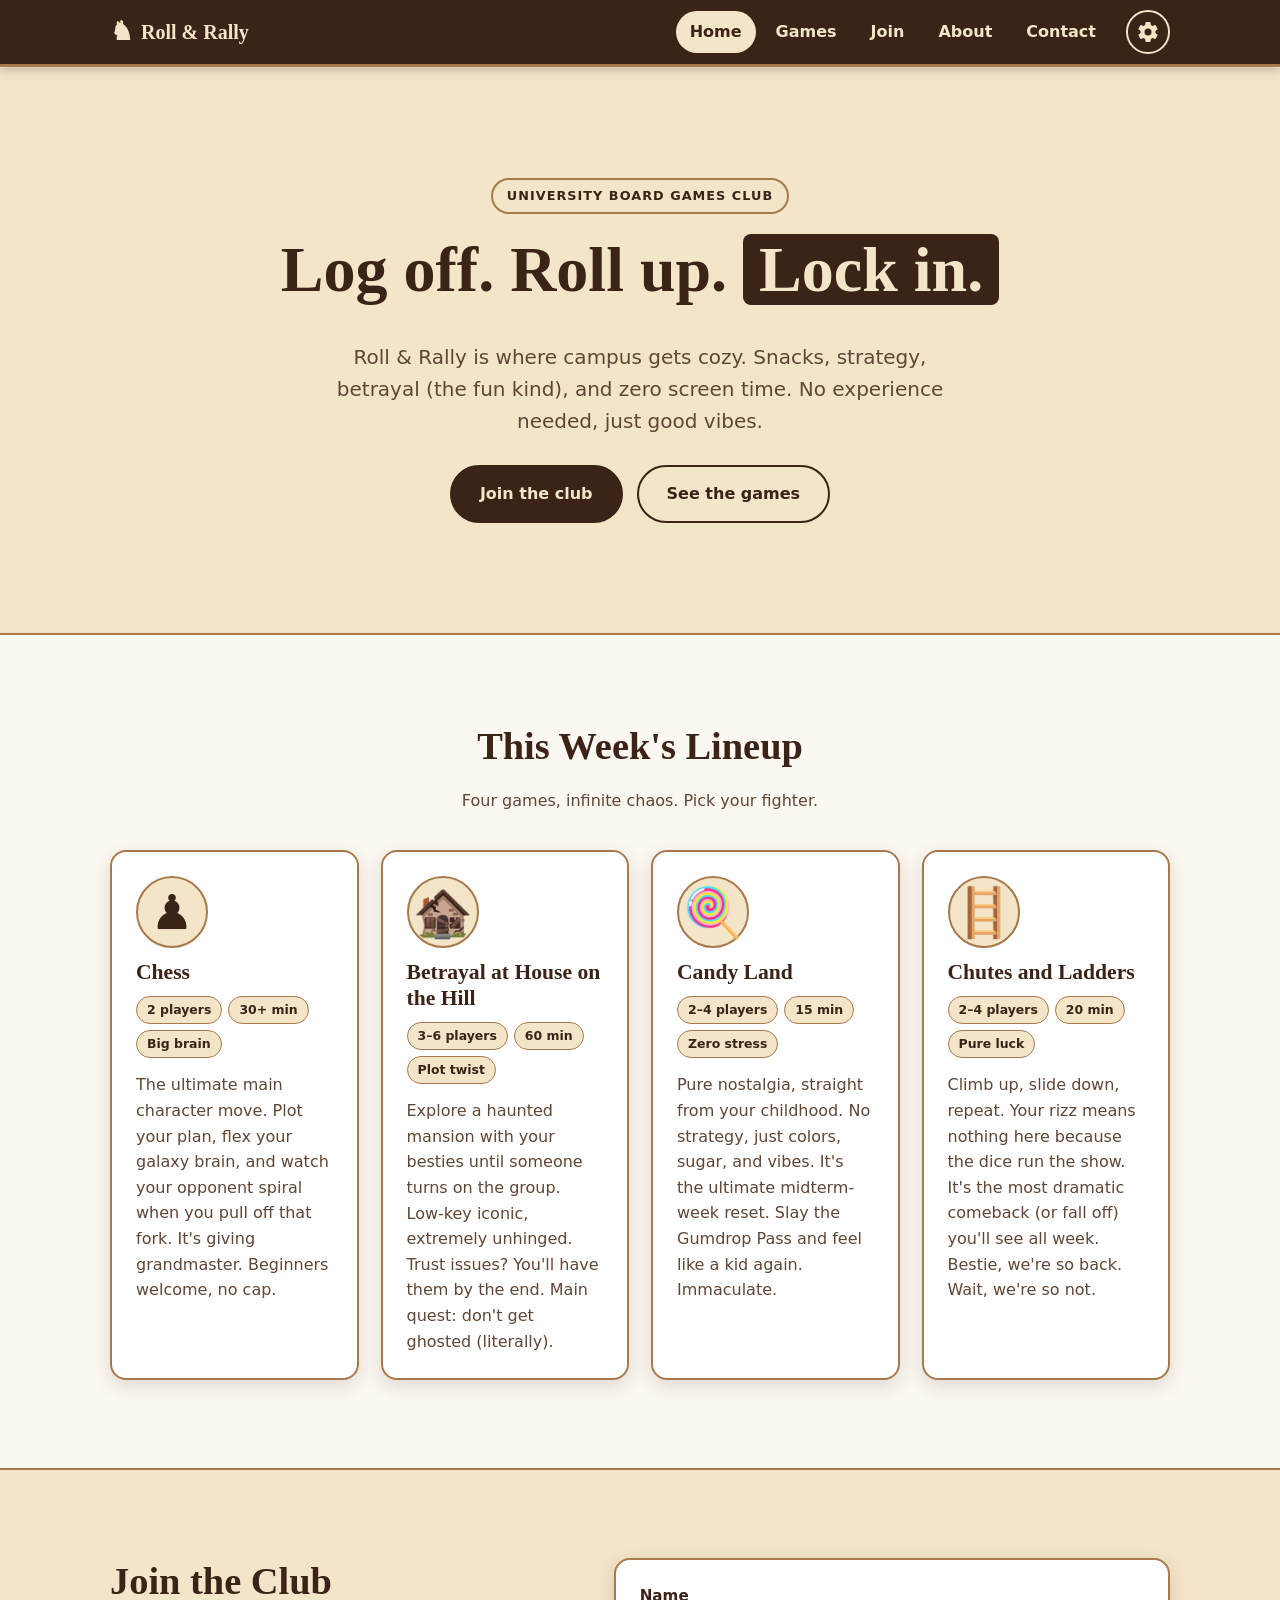
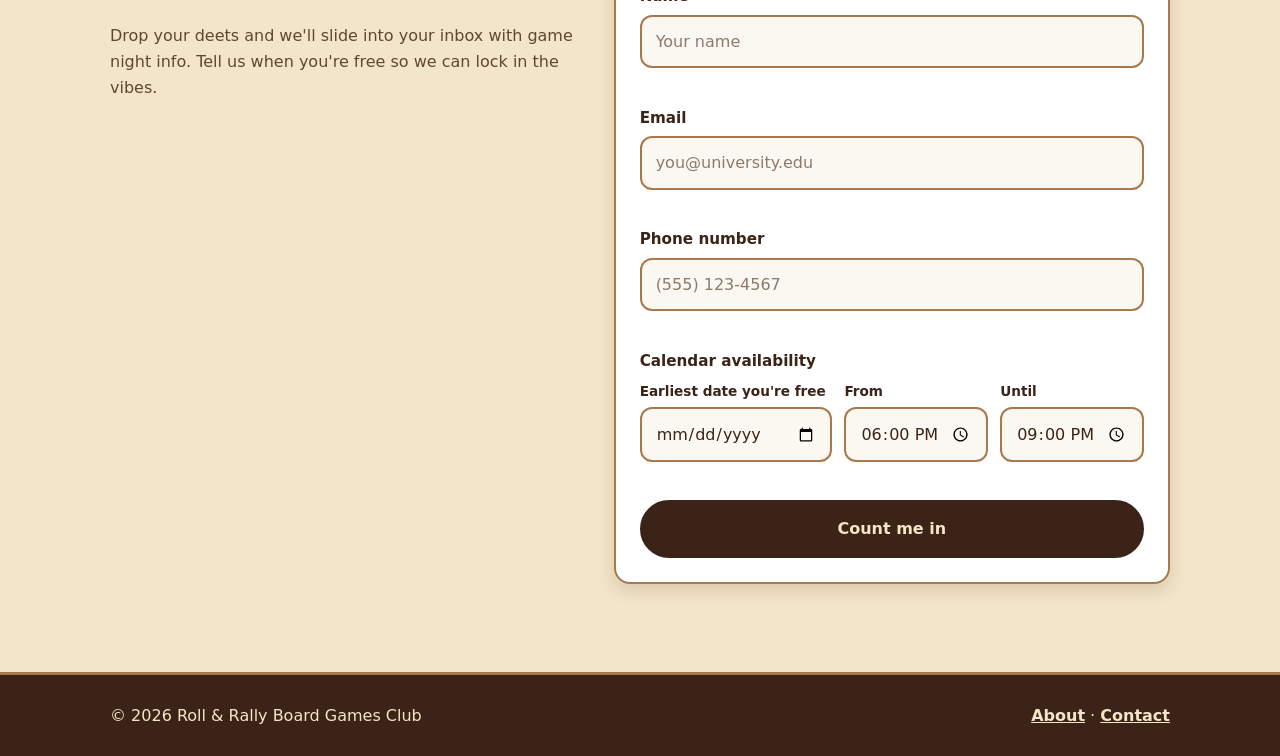
<file: homepage.html>
<!DOCTYPE html>
<html lang="en">
<head>
  <meta charset="UTF-8">
  <meta name="viewport" content="width=device-width, initial-scale=1">
  <title>Roll &amp; Rally | University Board Games Club</title>
  <meta name="description" content="Roll & Rally is the board games club for university students. Come play, chill, and meet your people.">
  <link rel="stylesheet" href="stylesheet.css">
  <script>
    /* Apply saved settings before first paint to avoid a flash */
    (function () {
      try {
        var theme = localStorage.getItem("theme");
        if (!theme) {
          theme = window.matchMedia && window.matchMedia("(prefers-color-scheme: dark)").matches ? "dark" : "light";
        }
        document.documentElement.setAttribute("data-theme", theme);
        if (localStorage.getItem("colorblind") === "on") {
          document.documentElement.setAttribute("data-colorblind", "on");
        }
      } catch (e) {
        document.documentElement.setAttribute("data-theme", "light");
      }
    })();
  </script>
</head>
<body>

  <a class="skip-link" href="#main">Skip to content</a>

  <!-- FIXED NAVIGATION -->
  <header class="site-header">
    <nav class="nav" aria-label="Main navigation">
      <a class="brand" href="homepage.html">
        <span class="brand-icon" aria-hidden="true">♞</span>
        <span class="brand-text">Roll &amp; Rally</span>
      </a>

      <button class="menu-toggle" id="menuToggle" aria-expanded="false" aria-controls="navLinks" aria-label="Toggle menu">
        <span></span><span></span><span></span>
      </button>

      <ul class="nav-links" id="navLinks">
        <li><a href="homepage.html" aria-current="page">Home</a></li>
        <li><a href="homepage.html#games">Games</a></li>
        <li><a href="homepage.html#join">Join</a></li>
        <li><a href="about.html">About</a></li>
        <li><a href="contact.html">Contact</a></li>
      </ul>

      <!-- SETTINGS COG -->
      <div class="settings">
        <button class="settings-btn" id="settingsBtn" aria-label="Open settings" aria-expanded="false" aria-controls="settingsPanel">
          <svg viewBox="0 0 24 24" width="24" height="24" aria-hidden="true" focusable="false">
            <path fill="currentColor" d="M19.43 12.98c.04-.32.07-.65.07-.98s-.03-.66-.07-.98l2.11-1.65a.5.5 0 0 0 .12-.64l-2-3.46a.5.5 0 0 0-.61-.22l-2.49 1a7.3 7.3 0 0 0-1.69-.98l-.38-2.65A.49.49 0 0 0 14 2h-4a.49.49 0 0 0-.49.42l-.38 2.65c-.61.25-1.17.59-1.69.98l-2.49-1a.5.5 0 0 0-.61.22l-2 3.46a.5.5 0 0 0 .12.64l2.11 1.65c-.04.32-.07.65-.07.98s.03.66.07.98l-2.11 1.65a.5.5 0 0 0-.12.64l2 3.46c.13.22.39.31.61.22l2.49-1c.52.39 1.08.73 1.69.98l.38 2.65c.04.24.25.42.49.42h4c.24 0 .45-.18.49-.42l.38-2.65c.61-.25 1.17-.59 1.69-.98l2.49 1c.23.09.49 0 .61-.22l2-3.46a.5.5 0 0 0-.12-.64l-2.11-1.65zM12 15.5A3.5 3.5 0 1 1 12 8.5a3.5 3.5 0 0 1 0 7z"/>
          </svg>
        </button>

        <div class="settings-panel" id="settingsPanel" role="dialog" aria-label="Settings" hidden>
          <h2 class="settings-title">Settings</h2>

          <button class="setting-option" id="themeToggle" type="button" aria-pressed="false">
            <span class="setting-label">
              <span class="setting-icon" id="themeIcon" aria-hidden="true">🌙</span>
              <span id="themeLabel">Dark mode</span>
            </span>
            <span class="switch" aria-hidden="true"><span class="switch-knob"></span></span>
          </button>

          <button class="setting-option" id="colorblindToggle" type="button" aria-pressed="false">
            <span class="setting-label">
              <span class="setting-icon" aria-hidden="true">👁️</span>
              <span>Colorblind mode: <strong id="cbState">Off</strong></span>
            </span>
            <span class="switch" aria-hidden="true"><span class="switch-knob"></span></span>
          </button>

          <p class="settings-note">Colorblind mode boosts contrast, adds borders, underlines, and patterns so nothing relies on color alone.</p>
        </div>
      </div>
    </nav>
  </header>

  <main id="main">

    <!-- HERO -->
    <section class="hero">
      <div class="container hero-inner">
        <p class="eyebrow">University Board Games Club</p>
        <h1>Log off. Roll up. <span class="highlight">Lock in.</span></h1>
        <p class="hero-sub">Roll &amp; Rally is where campus gets cozy. Snacks, strategy, betrayal (the fun kind), and zero screen time. No experience needed, just good vibes.</p>
        <div class="hero-actions">
          <a class="btn btn-primary" href="#join">Join the club</a>
          <a class="btn btn-secondary" href="#games">See the games</a>
        </div>
      </div>
    </section>

    <!-- GAMES -->
    <section class="section" id="games">
      <div class="container">
        <h2 class="section-title">This Week's Lineup</h2>
        <p class="section-sub">Four games, infinite chaos. Pick your fighter.</p>

        <div class="game-grid">

          <article class="card game-card" data-pattern="1">
            <div class="game-emoji" aria-hidden="true">♟️</div>
            <h3>Chess</h3>
            <ul class="tags" aria-label="Chess details">
              <li>2 players</li>
              <li>30+ min</li>
              <li>Big brain</li>
            </ul>
            <p>The ultimate main character move. Plot your plan, flex your galaxy brain, and watch your opponent spiral when you pull off that fork. It's giving grandmaster. Beginners welcome, no cap.</p>
          </article>

          <article class="card game-card" data-pattern="2">
            <div class="game-emoji" aria-hidden="true">🏚️</div>
            <h3>Betrayal at House on the Hill</h3>
            <ul class="tags" aria-label="Betrayal at House on the Hill details">
              <li>3–6 players</li>
              <li>60 min</li>
              <li>Plot twist</li>
            </ul>
            <p>Explore a haunted mansion with your besties until someone turns on the group. Low-key iconic, extremely unhinged. Trust issues? You'll have them by the end. Main quest: don't get ghosted (literally).</p>
          </article>

          <article class="card game-card" data-pattern="3">
            <div class="game-emoji" aria-hidden="true">🍭</div>
            <h3>Candy Land</h3>
            <ul class="tags" aria-label="Candy Land details">
              <li>2–4 players</li>
              <li>15 min</li>
              <li>Zero stress</li>
            </ul>
            <p>Pure nostalgia, straight from your childhood. No strategy, just colors, sugar, and vibes. It's the ultimate midterm-week reset. Slay the Gumdrop Pass and feel like a kid again. Immaculate.</p>
          </article>

          <article class="card game-card" data-pattern="4">
            <div class="game-emoji" aria-hidden="true">🪜</div>
            <h3>Chutes and Ladders</h3>
            <ul class="tags" aria-label="Chutes and Ladders details">
              <li>2–4 players</li>
              <li>20 min</li>
              <li>Pure luck</li>
            </ul>
            <p>Climb up, slide down, repeat. Your rizz means nothing here because the dice run the show. It's the most dramatic comeback (or fall off) you'll see all week. Bestie, we're so back. Wait, we're so not.</p>
          </article>

        </div>
      </div>
    </section>

    <!-- JOIN FORM -->
    <section class="section section-alt" id="join">
      <div class="container form-wrap">
        <div class="form-intro">
          <h2 class="section-title">Join the Club</h2>
          <p class="section-sub">Drop your deets and we'll slide into your inbox with game night info. Tell us when you're free so we can lock in the vibes.</p>
        </div>

        <form class="card join-form" id="joinForm" novalidate>
          <div class="field">
            <label for="name">Name</label>
            <input type="text" id="name" name="name" placeholder="Your name" autocomplete="name" required>
            <span class="error" id="nameError" role="alert"></span>
          </div>

          <div class="field">
            <label for="email">Email</label>
            <input type="email" id="email" name="email" placeholder="you@university.edu" autocomplete="email" required>
            <span class="error" id="emailError" role="alert"></span>
          </div>

          <div class="field">
            <label for="phone">Phone number</label>
            <input type="tel" id="phone" name="phone" placeholder="(555) 123-4567" autocomplete="tel" inputmode="tel" required>
            <span class="error" id="phoneError" role="alert"></span>
          </div>

          <fieldset class="field availability">
            <legend>Calendar availability</legend>
            <div class="avail-grid">
              <div>
                <label for="availDate">Earliest date you're free</label>
                <input type="date" id="availDate" name="availDate" required>
              </div>
              <div>
                <label for="availStart">From</label>
                <input type="time" id="availStart" name="availStart" value="18:00" required>
              </div>
              <div>
                <label for="availEnd">Until</label>
                <input type="time" id="availEnd" name="availEnd" value="21:00" required>
              </div>
            </div>
            <span class="error" id="availError" role="alert"></span>
          </fieldset>

          <button class="btn btn-primary btn-block" type="submit">Count me in</button>
          <p class="form-success" id="formSuccess" role="status" hidden>You're on the list! Watch your inbox for game night deets. 🎲</p>
        </form>
      </div>
    </section>

  </main>

  <footer class="site-footer">
    <div class="container footer-inner">
      <p>&copy; 2026 Roll &amp; Rally Board Games Club</p>
      <p><a href="about.html">About</a> &middot; <a href="contact.html">Contact</a></p>
    </div>
  </footer>

  <script>
    (function () {
      var root = document.documentElement;

      function save(key, value) {
        try { localStorage.setItem(key, value); } catch (e) {}
      }

      /* Mobile menu */
      var menuToggle = document.getElementById("menuToggle");
      var navLinks = document.getElementById("navLinks");
      menuToggle.addEventListener("click", function () {
        var open = navLinks.classList.toggle("open");
        menuToggle.setAttribute("aria-expanded", String(open));
      });
      navLinks.addEventListener("click", function (e) {
        if (e.target.tagName === "A") {
          navLinks.classList.remove("open");
          menuToggle.setAttribute("aria-expanded", "false");
        }
      });

      /* Settings panel */
      var settingsBtn = document.getElementById("settingsBtn");
      var panel = document.getElementById("settingsPanel");

      function setPanel(open) {
        panel.hidden = !open;
        settingsBtn.setAttribute("aria-expanded", String(open));
        settingsBtn.classList.toggle("spin", open);
      }
      settingsBtn.addEventListener("click", function (e) {
        e.stopPropagation();
        setPanel(panel.hidden);
      });
      document.addEventListener("click", function (e) {
        if (!panel.hidden && !panel.contains(e.target)) setPanel(false);
      });
      document.addEventListener("keydown", function (e) {
        if (e.key === "Escape" && !panel.hidden) {
          setPanel(false);
          settingsBtn.focus();
        }
      });

      /* Dark / light toggle */
      var themeToggle = document.getElementById("themeToggle");
      var themeLabel = document.getElementById("themeLabel");
      var themeIcon = document.getElementById("themeIcon");

      function syncTheme() {
        var dark = root.getAttribute("data-theme") === "dark";
        themeToggle.setAttribute("aria-pressed", String(dark));
        themeLabel.textContent = dark ? "Light mode" : "Dark mode";
        themeIcon.textContent = dark ? "☀️" : "🌙";
      }
      themeToggle.addEventListener("click", function () {
        var next = root.getAttribute("data-theme") === "dark" ? "light" : "dark";
        root.setAttribute("data-theme", next);
        save("theme", next);
        syncTheme();
      });
      syncTheme();

      /* Colorblind toggle */
      var cbToggle = document.getElementById("colorblindToggle");
      var cbState = document.getElementById("cbState");

      function syncCb() {
        var on = root.getAttribute("data-colorblind") === "on";
        cbToggle.setAttribute("aria-pressed", String(on));
        cbState.textContent = on ? "On" : "Off";
      }
      cbToggle.addEventListener("click", function () {
        var on = root.getAttribute("data-colorblind") === "on";
        if (on) {
          root.removeAttribute("data-colorblind");
          save("colorblind", "off");
        } else {
          root.setAttribute("data-colorblind", "on");
          save("colorblind", "on");
        }
        syncCb();
      });
      syncCb();

      /* Form: default date = today, simple validation */
      var dateInput = document.getElementById("availDate");
      var today = new Date();
      var iso = today.getFullYear() + "-" +
        String(today.getMonth() + 1).padStart(2, "0") + "-" +
        String(today.getDate()).padStart(2, "0");
      dateInput.min = iso;

      var form = document.getElementById("joinForm");
      var success = document.getElementById("formSuccess");

      function setError(id, msg) {
        document.getElementById(id).textContent = msg;
      }

      form.addEventListener("submit", function (e) {
        e.preventDefault();
        var ok = true;
        var name = form.name.value.trim();
        var email = form.email.value.trim();
        var phone = form.phone.value.trim();

        setError("nameError", "");
        setError("emailError", "");
        setError("phoneError", "");
        setError("availError", "");
        success.hidden = true;

        if (name.length < 2) { setError("nameError", "Drop your name so we know who you are."); ok = false; }
        if (!/^[^\s@]+@[^\s@]+\.[^\s@]+$/.test(email)) { setError("emailError", "That email doesn't look quite right."); ok = false; }
        if (phone.replace(/\D/g, "").length < 10) { setError("phoneError", "We need a 10-digit phone number."); ok = false; }
        if (!form.availDate.value) {
          setError("availError", "Pick a date you're free.");
          ok = false;
        } else if (form.availEnd.value <= form.availStart.value) {
          setError("availError", "End time needs to be after start time.");
          ok = false;
        }

        if (ok) {
          success.hidden = false;
          form.reset();
          form.availStart.value = "18:00";
          form.availEnd.value = "21:00";
        }
      });
    })();
  </script>
</body>
</html>
</file>
<file: stylesheet.css>
/* ==========================================================
   Roll & Rally Board Games Club
   Palette: dark brown / light brown / cream / off white
   ========================================================== */

:root {
  --dark-brown: #3b2417;
  --mid-brown: #4e3123;      /* slightly lifted dark brown for dark-mode surfaces */
  --light-brown: #a9794e;
  --cream: #f3e5c8;
  --off-white: #fbf8f1;

  /* Light mode (default) */
  --bg: var(--off-white);
  --bg-alt: var(--cream);
  --surface: #ffffff;
  --text: var(--dark-brown);
  --text-muted: #5f4636;
  --accent: var(--light-brown);
  --border: var(--light-brown);
  --btn-bg: var(--dark-brown);
  --btn-text: var(--cream);
  --btn2-bg: transparent;
  --btn2-text: var(--dark-brown);
  --nav-bg: var(--dark-brown);
  --nav-text: var(--cream);
  --focus: var(--dark-brown);
  --shadow: 0 6px 18px rgba(59, 36, 23, 0.15);
  --border-width: 2px;
  --radius: 16px;
}

:root[data-theme="dark"] {
  --bg: var(--dark-brown);
  --bg-alt: var(--mid-brown);
  --surface: var(--mid-brown);
  --text: var(--cream);
  --text-muted: #dccdb0;
  --accent: var(--light-brown);
  --border: var(--light-brown);
  --btn-bg: var(--cream);
  --btn-text: var(--dark-brown);
  --btn2-bg: transparent;
  --btn2-text: var(--cream);
  --nav-bg: #2b1a10;
  --nav-text: var(--cream);
  --focus: var(--cream);
  --shadow: 0 6px 18px rgba(0, 0, 0, 0.4);
}

/* ---------- Colorblind mode: maximum luminance contrast
   using only palette colors, plus non-color cues ---------- */
:root[data-colorblind="on"] {
  --bg: var(--off-white);
  --bg-alt: var(--cream);
  --surface: var(--off-white);
  --text: var(--dark-brown);
  --text-muted: var(--dark-brown);
  --accent: var(--dark-brown);
  --border: var(--dark-brown);
  --btn-bg: var(--dark-brown);
  --btn-text: var(--off-white);
  --btn2-bg: var(--off-white);
  --btn2-text: var(--dark-brown);
  --nav-bg: var(--dark-brown);
  --nav-text: var(--off-white);
  --focus: var(--dark-brown);
  --shadow: none;
  --border-width: 3px;
}

:root[data-colorblind="on"][data-theme="dark"] {
  --bg: var(--dark-brown);
  --bg-alt: var(--dark-brown);
  --surface: var(--dark-brown);
  --text: var(--off-white);
  --text-muted: var(--off-white);
  --accent: var(--cream);
  --border: var(--cream);
  --btn-bg: var(--off-white);
  --btn-text: var(--dark-brown);
  --btn2-bg: var(--dark-brown);
  --btn2-text: var(--off-white);
  --nav-bg: var(--dark-brown);
  --nav-text: var(--off-white);
  --focus: var(--off-white);
}

/* ---------- Base ---------- */
*, *::before, *::after { box-sizing: border-box; }

html {
  scroll-behavior: smooth;
  scroll-padding-top: 80px;
  -webkit-text-size-adjust: 100%;
}

body {
  margin: 0;
  padding-top: 68px; /* space for fixed nav */
  font-family: "Segoe UI", "Trebuchet MS", system-ui, -apple-system, sans-serif;
  font-size: 1rem;
  line-height: 1.6;
  color: var(--text);
  background: var(--bg);
  transition: background 0.3s ease, color 0.3s ease;
}

h1, h2, h3 {
  font-family: Georgia, "Palatino Linotype", serif;
  line-height: 1.2;
  margin: 0 0 0.5em;
}

h1 { font-size: clamp(2.2rem, 6vw, 4rem); }
h2 { font-size: clamp(1.6rem, 4vw, 2.4rem); }
h3 { font-size: 1.35rem; }

p { margin: 0 0 1em; }

a { color: inherit; }

img, svg { max-width: 100%; }

.container {
  width: 100%;
  max-width: 1100px;
  margin: 0 auto;
  padding: 0 20px;
}

:focus-visible {
  outline: 3px solid var(--focus);
  outline-offset: 3px;
}

.skip-link {
  position: absolute;
  left: -999px;
  top: 8px;
  background: var(--btn-bg);
  color: var(--btn-text);
  padding: 8px 14px;
  border-radius: 8px;
  z-index: 2000;
}
.skip-link:focus { left: 8px; }

/* ---------- Fixed navigation ---------- */
.site-header {
  position: fixed;
  top: 0;
  left: 0;
  right: 0;
  z-index: 1000;
  background: var(--nav-bg);
  color: var(--nav-text);
  border-bottom: 3px solid var(--light-brown);
  box-shadow: 0 2px 10px rgba(0, 0, 0, 0.25);
}

:root[data-colorblind="on"] .site-header { border-bottom-color: var(--cream); }

.nav {
  max-width: 1100px;
  margin: 0 auto;
  height: 64px;
  padding: 0 20px;
  display: flex;
  align-items: center;
  gap: 16px;
}

.brand {
  display: flex;
  align-items: center;
  gap: 8px;
  text-decoration: none;
  font-family: Georgia, serif;
  font-weight: 700;
  font-size: 1.25rem;
  color: var(--nav-text);
  margin-right: auto;
}
.brand-icon { font-size: 1.6rem; color: var(--cream); }

.nav-links {
  display: flex;
  list-style: none;
  margin: 0;
  padding: 0;
  gap: 6px;
}

.nav-links a {
  display: block;
  padding: 8px 14px;
  border-radius: 999px;
  text-decoration: none;
  font-weight: 600;
  color: var(--nav-text);
  transition: background 0.2s ease, color 0.2s ease;
}

.nav-links a:hover,
.nav-links a[aria-current="page"] {
  background: var(--cream);
  color: var(--dark-brown);
}

:root[data-colorblind="on"] .nav-links a { text-decoration: underline; text-underline-offset: 4px; }
:root[data-colorblind="on"] .nav-links a[aria-current="page"] {
  background: var(--off-white);
  color: var(--dark-brown);
  outline: 2px solid var(--off-white);
  outline-offset: 2px;
}

.nav :focus-visible { outline-color: var(--cream); }

/* Mobile menu button */
.menu-toggle {
  display: none;
  background: none;
  border: 2px solid var(--nav-text);
  border-radius: 10px;
  padding: 8px;
  width: 44px;
  height: 44px;
  cursor: pointer;
  flex-direction: column;
  justify-content: center;
  gap: 5px;
}
.menu-toggle span {
  display: block;
  height: 3px;
  width: 100%;
  background: var(--nav-text);
  border-radius: 2px;
}

/* ---------- Settings cog ---------- */
.settings { position: relative; }

.settings-btn {
  width: 44px;
  height: 44px;
  display: grid;
  place-items: center;
  background: transparent;
  color: var(--nav-text);
  border: 2px solid var(--nav-text);
  border-radius: 50%;
  cursor: pointer;
  transition: transform 0.4s ease, background 0.2s ease, color 0.2s ease;
}
.settings-btn:hover { background: var(--cream); color: var(--dark-brown); }
.settings-btn.spin svg { transform: rotate(90deg); }
.settings-btn svg { transition: transform 0.4s ease; }

.settings-panel {
  position: absolute;
  right: 0;
  top: calc(100% + 14px);
  width: min(320px, calc(100vw - 32px));
  background: var(--bg);
  color: var(--text);
  border: var(--border-width) solid var(--border);
  border-radius: var(--radius);
  padding: 18px;
  box-shadow: var(--shadow);
}
.settings-panel[hidden] { display: none; }

.settings-title { font-size: 1.2rem; margin-bottom: 12px; }

.setting-option {
  width: 100%;
  display: flex;
  align-items: center;
  justify-content: space-between;
  gap: 12px;
  padding: 12px 14px;
  margin-bottom: 10px;
  font: inherit;
  color: var(--text);
  background: var(--bg-alt);
  border: var(--border-width) solid var(--border);
  border-radius: 12px;
  cursor: pointer;
  text-align: left;
}
.setting-option:hover { border-color: var(--text); }
.setting-label { display: flex; align-items: center; gap: 10px; }
.setting-icon { font-size: 1.3rem; }

.switch {
  flex: none;
  width: 46px;
  height: 26px;
  border-radius: 999px;
  background: var(--bg);
  border: 2px solid var(--border);
  position: relative;
}
.switch-knob {
  position: absolute;
  top: 2px;
  left: 2px;
  width: 18px;
  height: 18px;
  border-radius: 50%;
  background: var(--text);
  transition: transform 0.2s ease;
}
.setting-option[aria-pressed="true"] .switch { background: var(--text); }
.setting-option[aria-pressed="true"] .switch-knob { transform: translateX(20px); background: var(--bg); }

.settings-note {
  font-size: 0.85rem;
  color: var(--text-muted);
  margin: 4px 0 0;
}

/* ---------- Buttons ---------- */
.btn {
  display: inline-block;
  padding: 14px 28px;
  font: inherit;
  font-weight: 700;
  text-decoration: none;
  text-align: center;
  border-radius: 999px;
  border: var(--border-width) solid var(--btn-bg);
  cursor: pointer;
  transition: transform 0.15s ease, box-shadow 0.15s ease;
}
.btn:hover { transform: translateY(-2px); box-shadow: var(--shadow); }
.btn:active { transform: translateY(0); }

.btn-primary { background: var(--btn-bg); color: var(--btn-text); }
.btn-secondary {
  background: var(--btn2-bg);
  color: var(--btn2-text);
  border-color: var(--btn2-text);
}
.btn-block { width: 100%; }

:root[data-colorblind="on"] .btn-secondary { text-decoration: underline; text-underline-offset: 4px; }

/* ---------- Hero ---------- */
.hero {
  background: var(--bg-alt);
  border-bottom: var(--border-width) solid var(--border);
  padding: clamp(48px, 10vw, 110px) 0;
  text-align: center;
}
.hero-inner { max-width: 800px; }

.eyebrow {
  display: inline-block;
  font-weight: 700;
  letter-spacing: 0.08em;
  text-transform: uppercase;
  font-size: 0.8rem;
  padding: 6px 14px;
  border: var(--border-width) solid var(--border);
  border-radius: 999px;
  margin-bottom: 18px;
}

.highlight {
  background: var(--btn-bg);
  color: var(--btn-text);
  padding: 0 0.25em;
  border-radius: 8px;
  white-space: nowrap;
}

.hero-sub {
  font-size: clamp(1.05rem, 2.5vw, 1.25rem);
  color: var(--text-muted);
  max-width: 620px;
  margin: 0 auto 28px;
}

.hero-actions {
  display: flex;
  flex-wrap: wrap;
  gap: 14px;
  justify-content: center;
}

/* ---------- Sections ---------- */
.section { padding: clamp(44px, 8vw, 88px) 0; }
.section-alt {
  background: var(--bg-alt);
  border-top: var(--border-width) solid var(--border);
}
.section-title { text-align: center; }
.section-sub {
  text-align: center;
  color: var(--text-muted);
  max-width: 560px;
  margin: 0 auto 36px;
}

/* ---------- Cards / game grid ---------- */
.card {
  background: var(--surface);
  border: var(--border-width) solid var(--border);
  border-radius: var(--radius);
  padding: 24px;
  box-shadow: var(--shadow);
}

.game-grid {
  display: grid;
  grid-template-columns: repeat(4, 1fr);
  gap: 22px;
}

.game-card {
  display: flex;
  flex-direction: column;
  transition: transform 0.2s ease;
}
.game-card:hover { transform: translateY(-6px); }
.game-card p { margin-bottom: 0; color: var(--text-muted); }

.game-emoji {
  font-size: 3rem;
  line-height: 1;
  margin-bottom: 12px;
  width: 72px;
  height: 72px;
  display: grid;
  place-items: center;
  background: var(--bg-alt);
  border: var(--border-width) solid var(--border);
  border-radius: 50%;
}

.tags {
  list-style: none;
  display: flex;
  flex-wrap: wrap;
  gap: 6px;
  padding: 0;
  margin: 0 0 14px;
}
.tags li {
  font-size: 0.78rem;
  font-weight: 700;
  padding: 3px 10px;
  border-radius: 999px;
  background: var(--bg-alt);
  border: 1.5px solid var(--border);
}

/* Colorblind: each card gets its own pattern + thick border so
   games are distinguishable without relying on color */
:root[data-colorblind="on"] .game-card[data-pattern="1"] {
  background-image: repeating-linear-gradient(45deg, transparent 0 10px, rgba(59, 36, 23, 0.07) 10px 12px);
}
:root[data-colorblind="on"] .game-card[data-pattern="2"] {
  background-image: repeating-linear-gradient(0deg, transparent 0 10px, rgba(59, 36, 23, 0.07) 10px 12px);
}
:root[data-colorblind="on"] .game-card[data-pattern="3"] {
  background-image: radial-gradient(rgba(59, 36, 23, 0.1) 2px, transparent 2px);
  background-size: 14px 14px;
}
:root[data-colorblind="on"] .game-card[data-pattern="4"] {
  background-image: repeating-linear-gradient(90deg, transparent 0 10px, rgba(59, 36, 23, 0.07) 10px 12px);
}
:root[data-colorblind="on"][data-theme="dark"] .game-card[data-pattern] {
  background-blend-mode: normal;
  background-image: none;
}
:root[data-colorblind="on"][data-theme="dark"] .game-card[data-pattern="1"] {
  background-image: repeating-linear-gradient(45deg, transparent 0 10px, rgba(251, 248, 241, 0.12) 10px 12px);
}
:root[data-colorblind="on"][data-theme="dark"] .game-card[data-pattern="2"] {
  background-image: repeating-linear-gradient(0deg, transparent 0 10px, rgba(251, 248, 241, 0.12) 10px 12px);
}
:root[data-colorblind="on"][data-theme="dark"] .game-card[data-pattern="3"] {
  background-image: radial-gradient(rgba(251, 248, 241, 0.18) 2px, transparent 2px);
  background-size: 14px 14px;
}
:root[data-colorblind="on"][data-theme="dark"] .game-card[data-pattern="4"] {
  background-image: repeating-linear-gradient(90deg, transparent 0 10px, rgba(251, 248, 241, 0.12) 10px 12px);
}

/* ---------- Form ---------- */
.form-wrap {
  display: grid;
  grid-template-columns: 1fr 1.2fr;
  gap: 40px;
  align-items: start;
}
.form-wrap .section-title,
.form-wrap .section-sub { text-align: left; margin-left: 0; }

.join-form { display: flex; flex-direction: column; gap: 18px; }

.field { display: flex; flex-direction: column; gap: 6px; border: 0; padding: 0; margin: 0; min-width: 0; }

label, legend { font-weight: 700; font-size: 0.95rem; padding: 0; }

input {
  width: 100%;
  font: inherit;
  color: var(--text);
  background: var(--bg);
  border: var(--border-width) solid var(--border);
  border-radius: 12px;
  padding: 12px 14px;
  min-height: 48px;
}
input::placeholder { color: var(--text-muted); opacity: 0.7; }
input:focus-visible { outline: 3px solid var(--focus); outline-offset: 2px; }

.availability legend { margin-bottom: 8px; }
.avail-grid {
  display: grid;
  grid-template-columns: 1.4fr 1fr 1fr;
  gap: 12px;
}
.avail-grid label { font-weight: 600; font-size: 0.85rem; display: block; margin-bottom: 4px; }

.error {
  min-height: 1em;
  font-size: 0.85rem;
  font-weight: 700;
  color: var(--text);
}
.error:not(:empty)::before { content: "⚠ "; }

.form-success {
  margin: 0;
  padding: 14px;
  border: var(--border-width) solid var(--border);
  border-radius: 12px;
  background: var(--bg-alt);
  font-weight: 700;
  text-align: center;
}
.form-success[hidden] { display: none; }

/* ==========================================================
   About page
   ========================================================== */

.sr-only {
  position: absolute;
  width: 1px;
  height: 1px;
  padding: 0;
  margin: -1px;
  overflow: hidden;
  clip: rect(0, 0, 0, 0);
  white-space: nowrap;
  border: 0;
}

.page-hero { padding: clamp(40px, 8vw, 80px) 0; }

.about-grid {
  display: grid;
  grid-template-columns: 1.1fr 1fr;
  gap: 24px;
  align-items: stretch;
}
.about-grid h2,
.story-card h2,
.sponsor-card h2 { font-size: clamp(1.5rem, 3.5vw, 2rem); }

.check-list {
  list-style: none;
  padding: 0;
  margin: 0;
  display: grid;
  gap: 10px;
}
.check-list li {
  padding-left: 30px;
  position: relative;
  color: var(--text-muted);
}
.check-list li::before {
  content: "✔";
  position: absolute;
  left: 0;
  top: 0;
  font-weight: 700;
  color: var(--text);
}

.mission-card { background: var(--bg-alt); }
.mission {
  margin: 0 0 20px;
  padding: 4px 0 4px 18px;
  border-left: 5px solid var(--border);
  font-family: Georgia, serif;
  font-size: clamp(1.1rem, 2.4vw, 1.35rem);
  line-height: 1.5;
}
.mission-points {
  display: flex;
  flex-wrap: wrap;
  gap: 8px;
  margin: 0;
}
.mission-points span {
  font-weight: 700;
  font-size: 0.9rem;
  padding: 6px 12px;
  border: var(--border-width) solid var(--border);
  border-radius: 999px;
  background: var(--surface);
}

/* ---------- Calendar ---------- */
.calendar-wrap {
  display: grid;
  grid-template-columns: 1.6fr 1fr;
  gap: 24px;
  align-items: start;
}

.cal-head {
  display: flex;
  align-items: center;
  justify-content: space-between;
  gap: 10px;
  margin-bottom: 14px;
}
.cal-title { margin: 0; font-size: 1.3rem; text-align: center; flex: 1; }

.cal-nav {
  width: 44px;
  height: 44px;
  font-size: 1.6rem;
  line-height: 1;
  font-weight: 700;
  color: var(--text);
  background: var(--bg-alt);
  border: var(--border-width) solid var(--border);
  border-radius: 50%;
  cursor: pointer;
}
.cal-nav:hover { background: var(--btn-bg); color: var(--btn-text); }

.cal-weekdays,
.cal-grid {
  display: grid;
  grid-template-columns: repeat(7, 1fr);
  gap: 6px;
}
.cal-weekdays {
  margin-bottom: 6px;
  text-align: center;
  font-size: 0.8rem;
  font-weight: 700;
  color: var(--text-muted);
}

.cal-day {
  position: relative;
  display: flex;
  flex-direction: column;
  align-items: center;
  justify-content: center;
  gap: 2px;
  min-height: 58px;
  padding: 4px;
  font: inherit;
  color: var(--text);
  background: var(--bg);
  border: 2px solid transparent;
  border-radius: 12px;
  cursor: pointer;
  transition: transform 0.1s ease, background 0.2s ease;
}
.cal-day:hover { transform: translateY(-2px); border-color: var(--border); }

.cal-num { font-weight: 700; font-size: 1rem; }
.cal-icon { font-size: 1.05rem; line-height: 1; }

/* Meeting days: tinted AND carry an icon, so color is never the only cue */
.cal-day.meet-lib { background: var(--bg-alt); border-color: var(--border); }
.cal-day.meet-out {
  background: var(--bg-alt);
  border: 2px dashed var(--border);
}

.cal-day.is-today .cal-num {
  display: inline-grid;
  place-items: center;
  min-width: 28px;
  height: 28px;
  border-radius: 50%;
  background: var(--btn-bg);
  color: var(--btn-text);
}

.cal-day.is-selected {
  border: 3px solid var(--text);
  box-shadow: var(--shadow);
}

.cal-legend {
  list-style: none;
  display: flex;
  flex-wrap: wrap;
  gap: 8px 18px;
  padding: 0;
  margin: 18px 0 14px;
  font-size: 0.85rem;
  color: var(--text-muted);
}
.cal-legend li { display: flex; align-items: center; gap: 6px; }
.key {
  display: inline-grid;
  place-items: center;
  width: 28px;
  height: 28px;
  border-radius: 8px;
  background: var(--bg-alt);
  border: 2px solid var(--border);
  font-size: 0.9rem;
}
.key-out { border-style: dashed; }
.key-today {
  border-radius: 50%;
  background: var(--btn-bg);
  color: var(--btn-text);
  font-size: 0.6rem;
}

.cal-today { padding: 10px 22px; }

.cal-detail { position: sticky; top: 84px; }
.cal-detail h3 { margin-bottom: 10px; }
.detail-date {
  margin-bottom: 6px;
  font-size: 0.85rem;
  font-weight: 700;
  text-transform: uppercase;
  letter-spacing: 0.06em;
  color: var(--text-muted);
}
.detail-time,
.detail-place { font-weight: 700; margin-bottom: 6px; }
.detail-note { color: var(--text-muted); margin: 12px 0 18px; }
.detail-time:empty,
.detail-place:empty { display: none; }

.fine-print {
  text-align: center;
  font-size: 0.85rem;
  color: var(--text-muted);
  margin: 24px 0 0;
}

/* ---------- Story ---------- */
.story-wrap { max-width: 800px; }
.story-card p { color: var(--text-muted); }
.story-card p:last-child { margin-bottom: 0; }

/* ---------- Sponsor ---------- */
.sponsor-wrap { max-width: 800px; }
.sponsor-card {
  display: flex;
  gap: 24px;
  align-items: center;
}
.sponsor-card .eyebrow { margin-bottom: 10px; }
.sponsor-card h2 { margin-bottom: 4px; }
.sponsor-school { font-weight: 700; margin-bottom: 12px; }
.sponsor-card p:last-child { margin-bottom: 0; color: var(--text-muted); }
.sponsor-badge {
  flex: none;
  width: 96px;
  height: 96px;
  display: grid;
  place-items: center;
  font-size: 3rem;
  border-radius: 50%;
  background: var(--bg-alt);
  border: var(--border-width) solid var(--border);
}

/* ---------- Location ---------- */
.location-grid {
  display: grid;
  grid-template-columns: repeat(2, 1fr);
  gap: 24px;
}
.location-card { display: flex; flex-direction: column; align-items: flex-start; }
.location-card p { color: var(--text-muted); }
.location-card .btn { margin-top: auto; }
.loc-icon {
  width: 64px;
  height: 64px;
  display: grid;
  place-items: center;
  font-size: 2rem;
  margin-bottom: 12px;
  border-radius: 50%;
  background: var(--bg-alt);
  border: var(--border-width) solid var(--border);
}
.loc-sub { font-weight: 700; margin-bottom: 10px; color: var(--text) !important; }

/* Colorblind: stronger markers on the calendar */
:root[data-colorblind="on"] .cal-day.meet-lib { border-width: 3px; }
:root[data-colorblind="on"] .cal-day.meet-out { border-width: 3px; }
:root[data-colorblind="on"] .cal-day.is-selected { outline: 3px solid var(--text); outline-offset: 2px; }
:root[data-colorblind="on"] .location-card .btn,
:root[data-colorblind="on"] .cal-nav { text-decoration: none; }

/* About page responsive */
@media (max-width: 900px) {
  .about-grid,
  .calendar-wrap,
  .location-grid { grid-template-columns: 1fr; }
  .cal-detail { position: static; }
}

@media (max-width: 600px) {
  .cal-weekdays, .cal-grid { gap: 3px; }
  .cal-day { min-height: 48px; padding: 2px; border-radius: 8px; }
  .cal-num { font-size: 0.9rem; }
  .cal-icon { font-size: 0.85rem; }
  .sponsor-card { flex-direction: column; text-align: center; }
  .cal-legend { flex-direction: column; }
  .cal-today { width: 100%; }
}

/* ==========================================================
   Contact page: circus theme (scoped to body.circus)
   Colorblind mode falls back to the brown/cream palette.
   ========================================================== */

body.circus {
  --circus-red: #d62839;
  --circus-yellow: #ffc93c;
  --circus-blue: #1b6ca8;

  --bg: #fff4dc;
  --bg-alt: #ffe3a3;
  --surface: #ffffff;
  --text: #3b2417;
  --text-muted: #5a3f30;
  --border: #3b2417;
  --btn-bg: #d62839;
  --btn-text: #ffffff;
  --btn2-bg: #ffffff;
  --btn2-text: #3b2417;
  --nav-bg: #d62839;
  --nav-text: #ffffff;
  --focus: #1b6ca8;
  --stripe-a: #d62839;
  --stripe-b: #fff4dc;
  --shadow: 5px 5px 0 rgba(59, 36, 23, 0.9);
  --border-width: 3px;

  font-family: "Trebuchet MS", "Segoe UI", system-ui, sans-serif;
}

:root[data-theme="dark"] body.circus {
  --bg: #1f1030;
  --bg-alt: #2e1a45;
  --surface: #2e1a45;
  --text: #fff4dc;
  --text-muted: #eadcc4;
  --border: #ffc93c;
  --btn-bg: #ffc93c;
  --btn-text: #3b2417;
  --btn2-bg: transparent;
  --btn2-text: #fff4dc;
  --nav-bg: #8f1425;
  --nav-text: #fff4dc;
  --focus: #ffc93c;
  --stripe-a: #8f1425;
  --stripe-b: #fff4dc;
  --shadow: 5px 5px 0 rgba(255, 201, 60, 0.9);
}

/* Colorblind: back to the club palette, high contrast */
:root[data-colorblind="on"] body.circus {
  --bg: #fbf8f1;
  --bg-alt: #f3e5c8;
  --surface: #fbf8f1;
  --text: #3b2417;
  --text-muted: #3b2417;
  --border: #3b2417;
  --btn-bg: #3b2417;
  --btn-text: #fbf8f1;
  --btn2-bg: #fbf8f1;
  --btn2-text: #3b2417;
  --nav-bg: #3b2417;
  --nav-text: #fbf8f1;
  --focus: #3b2417;
  --stripe-a: #3b2417;
  --stripe-b: #fbf8f1;
  --shadow: 5px 5px 0 #3b2417;
  --border-width: 3px;
}
:root[data-colorblind="on"][data-theme="dark"] body.circus {
  --bg: #3b2417;
  --bg-alt: #3b2417;
  --surface: #3b2417;
  --text: #fbf8f1;
  --text-muted: #fbf8f1;
  --border: #f3e5c8;
  --btn-bg: #fbf8f1;
  --btn-text: #3b2417;
  --btn2-bg: #3b2417;
  --btn2-text: #fbf8f1;
  --nav-bg: #3b2417;
  --nav-text: #fbf8f1;
  --focus: #fbf8f1;
  --stripe-a: #f3e5c8;
  --stripe-b: #3b2417;
  --shadow: 5px 5px 0 #f3e5c8;
}

/* Fixed nav: same markup, circus awning styling */
body.circus .site-header {
  border-bottom: 0;
  box-shadow: none;
}
body.circus .site-header::after {
  content: "";
  position: absolute;
  left: 0;
  right: 0;
  bottom: -14px;
  height: 14px;
  background:
    radial-gradient(circle at 15px 0, var(--stripe-a) 14px, transparent 15px) 0 0 / 30px 14px repeat-x;
  filter: drop-shadow(0 2px 0 rgba(59, 36, 23, 0.5));
  pointer-events: none;
}
body.circus .nav {
  background-image: repeating-linear-gradient(90deg, rgba(255, 255, 255, 0.12) 0 28px, transparent 28px 56px);
  max-width: none;
  padding: 0 max(20px, calc((100vw - 1100px) / 2 + 20px));
}
body.circus .brand { font-family: "Trebuchet MS", sans-serif; letter-spacing: 0.02em; text-shadow: 2px 2px 0 rgba(0, 0, 0, 0.25); }
body.circus .brand-icon { color: var(--circus-yellow); }
body.circus .nav-links a:hover,
body.circus .nav-links a[aria-current="page"] {
  background: var(--circus-yellow);
  color: #3b2417;
}
body.circus .settings-btn:hover { background: var(--circus-yellow); color: #3b2417; }

:root[data-colorblind="on"] body.circus .brand-icon { color: #fbf8f1; }
:root[data-colorblind="on"] body.circus .nav { background-image: none; }
:root[data-colorblind="on"] body.circus .nav-links a:hover,
:root[data-colorblind="on"] body.circus .nav-links a[aria-current="page"] {
  background: #fbf8f1;
  color: #3b2417;
}
:root[data-colorblind="on"] body.circus .settings-btn:hover { background: #fbf8f1; color: #3b2417; }

/* Headings & general */
body.circus h1,
body.circus h2,
body.circus h3 { font-family: "Trebuchet MS", "Segoe UI", sans-serif; font-weight: 800; }
body.circus .card { border-radius: 20px; }
body.circus .section-alt { border-top: 0; }

/* Big-top hero with tent stripes */
.circus-hero {
  margin-top: 14px;
  background:
    repeating-linear-gradient(90deg, var(--stripe-a) 0 44px, var(--stripe-b) 44px 88px);
  border-bottom: 6px solid var(--border);
}
.hero-panel {
  background: var(--bg);
  border: var(--border-width) solid var(--border);
  border-radius: 28px;
  box-shadow: var(--shadow);
  padding: clamp(24px, 5vw, 48px);
}
body.circus .highlight {
  background: var(--circus-yellow);
  color: #3b2417;
  border: 3px solid #3b2417;
  transform: rotate(-2deg);
  display: inline-block;
  padding: 0 0.3em;
}
:root[data-colorblind="on"] body.circus .highlight { background: #3b2417; color: #fbf8f1; }
:root[data-colorblind="on"][data-theme="dark"] body.circus .highlight { background: #fbf8f1; color: #3b2417; }

/* ---------- Profiles ---------- */
.profile-grid {
  display: grid;
  grid-template-columns: repeat(3, 1fr);
  gap: 26px;
  align-items: stretch;
}

.profile { padding: 0; overflow: hidden; display: flex; flex-direction: column; }
.profile:hover { transform: translateY(-6px) rotate(-0.6deg); }
.profile { transition: transform 0.2s ease; }

.p-red    { --pc: #d62839; --pc-text: #ffffff; }
.p-blue   { --pc: #1b6ca8; --pc-text: #ffffff; }
.p-yellow { --pc: #ffc93c; --pc-text: #3b2417; }

.profile-top {
  position: relative;
  background-color: var(--pc);
  color: var(--pc-text);
  text-align: center;
  padding: 26px 18px 22px;
  border-bottom: var(--border-width) solid var(--border);
}
.profile-top::before {
  content: "";
  position: absolute;
  inset: 0;
  background: repeating-linear-gradient(90deg, rgba(255, 255, 255, 0.18) 0 18px, transparent 18px 36px);
  pointer-events: none;
}
.profile-top > * { position: relative; }
.profile-top h3 { margin-bottom: 10px; font-size: 1.5rem; }

.avatar {
  width: 88px;
  height: 88px;
  margin: 0 auto 12px;
  display: grid;
  place-items: center;
  font-size: 2.8rem;
  background: #fff4dc;
  border: 4px solid #3b2417;
  border-radius: 50%;
  box-shadow: 3px 3px 0 rgba(59, 36, 23, 0.9);
}

.rank-badge {
  display: inline-block;
  margin: 0;
  padding: 6px 14px;
  font-weight: 800;
  font-size: 0.95rem;
  color: #3b2417;
  background: #fff4dc;
  border: 3px solid #3b2417;
  border-radius: 999px;
}

.profile-body { padding: 20px 22px 24px; flex: 1; }
.profile-body h4 {
  margin: 18px 0 6px;
  font-size: 0.8rem;
  text-transform: uppercase;
  letter-spacing: 0.09em;
  color: var(--text);
  border-bottom: 3px dotted var(--border);
  padding-bottom: 4px;
}
.profile-body p { color: var(--text-muted); margin-bottom: 0; }
.profile-body .rank-line { color: var(--text); margin-bottom: 4px; }

.picks {
  margin: 0;
  padding: 0;
  list-style: none;
  counter-reset: pick;
  display: grid;
  gap: 8px;
}
.picks li {
  counter-increment: pick;
  display: flex;
  align-items: center;
  gap: 10px;
  font-weight: 700;
  padding: 8px 12px;
  background: var(--bg-alt);
  border: 2px solid var(--border);
  border-radius: 12px;
}
.picks li::before {
  content: counter(pick);
  flex: none;
  width: 26px;
  height: 26px;
  display: grid;
  place-items: center;
  font-size: 0.85rem;
  color: var(--btn-text);
  background: var(--btn-bg);
  border-radius: 50%;
}

/* Colorblind: each profile gets its own header pattern */
:root[data-colorblind="on"] .p-red,
:root[data-colorblind="on"] .p-blue,
:root[data-colorblind="on"] .p-yellow { --pc: #3b2417; --pc-text: #fbf8f1; }
:root[data-colorblind="on"][data-theme="dark"] .p-red,
:root[data-colorblind="on"][data-theme="dark"] .p-blue,
:root[data-colorblind="on"][data-theme="dark"] .p-yellow { --pc: #fbf8f1; --pc-text: #3b2417; }

:root[data-colorblind="on"] .p-red .profile-top::before {
  background: repeating-linear-gradient(90deg, rgba(251, 248, 241, 0.25) 0 10px, transparent 10px 20px);
}
:root[data-colorblind="on"] .p-blue .profile-top::before {
  background: radial-gradient(rgba(251, 248, 241, 0.3) 3px, transparent 3px) 0 0 / 16px 16px;
}
:root[data-colorblind="on"] .p-yellow .profile-top::before {
  background: repeating-linear-gradient(45deg, rgba(251, 248, 241, 0.25) 0 8px, transparent 8px 16px);
}
:root[data-colorblind="on"][data-theme="dark"] .p-red .profile-top::before {
  background: repeating-linear-gradient(90deg, rgba(59, 36, 23, 0.25) 0 10px, transparent 10px 20px);
}
:root[data-colorblind="on"][data-theme="dark"] .p-blue .profile-top::before {
  background: radial-gradient(rgba(59, 36, 23, 0.3) 3px, transparent 3px) 0 0 / 16px 16px;
}
:root[data-colorblind="on"][data-theme="dark"] .p-yellow .profile-top::before {
  background: repeating-linear-gradient(45deg, rgba(59, 36, 23, 0.25) 0 8px, transparent 8px 16px);
}

/* ---------- Clown Hierarchy ladder ---------- */
.ladder {
  list-style: none;
  margin: 0 auto;
  padding: 0;
  max-width: 800px;
  display: flex;
  flex-direction: column;
  align-items: center;
  gap: 10px;
}
.rung {
  width: var(--w, 100%);
  display: grid;
  grid-template-columns: auto 1fr;
  grid-template-areas: "tier name" "tier who";
  column-gap: 14px;
  align-items: center;
  padding: 12px 18px;
  background: var(--surface);
  border: var(--border-width) solid var(--border);
  border-radius: 16px;
  box-shadow: var(--shadow);
}
.rung-tier {
  grid-area: tier;
  padding: 6px 10px;
  font-weight: 800;
  font-size: 0.8rem;
  text-transform: uppercase;
  letter-spacing: 0.06em;
  color: var(--btn-text);
  background: var(--btn-bg);
  border-radius: 10px;
}
.rung-name { grid-area: name; font-weight: 800; font-size: 1.1rem; }
.rung-who { grid-area: who; color: var(--text-muted); font-size: 0.92rem; }
.rung-open { border-style: dashed; box-shadow: none; }

/* ---------- CTA ---------- */
.cta-card {
  text-align: center;
  max-width: 760px;
  margin: 0 auto;
  background: var(--bg-alt);
}
.cta-card p { color: var(--text-muted); max-width: 560px; margin-left: auto; margin-right: auto; }

body.circus .site-footer { border-top: 6px solid var(--border); }
body.circus .site-footer a { color: #ffe3a3; }
:root[data-colorblind="on"] body.circus .site-footer a { color: #fbf8f1; text-decoration: underline; }

/* Contact page responsive */
@media (max-width: 960px) {
  .profile-grid { grid-template-columns: 1fr; max-width: 560px; margin: 0 auto; }
}
@media (max-width: 820px) {
  body.circus .nav-links { border-bottom: 0; }
}
@media (max-width: 600px) {
  .rung { width: 100% !important; padding: 10px 12px; column-gap: 10px; }
  .rung-name { font-size: 1rem; }
  .circus-hero { border-bottom-width: 4px; }
}

/* ---------- Footer ---------- */
.site-footer {
  background: var(--nav-bg);
  color: var(--nav-text);
  padding: 28px 0;
  border-top: 3px solid var(--light-brown);
}
:root[data-colorblind="on"] .site-footer { border-top-color: var(--cream); }
.footer-inner {
  display: flex;
  flex-wrap: wrap;
  justify-content: space-between;
  gap: 8px;
}
.footer-inner p { margin: 0; }
.site-footer a { color: var(--cream); font-weight: 600; }

/* ==========================================================
   Responsive: desktop > tablet (iPad) > phone
   ========================================================== */

/* Small laptops / iPad landscape */
@media (max-width: 1024px) {
  .game-grid { grid-template-columns: repeat(2, 1fr); }
}

/* iPad portrait and below */
@media (max-width: 820px) {
  .form-wrap { grid-template-columns: 1fr; gap: 12px; }
  .form-wrap .section-title,
  .form-wrap .section-sub { text-align: center; margin-left: auto; }

  .menu-toggle { display: flex; }

  .nav-links {
    position: absolute;
    top: 100%;
    left: 0;
    right: 0;
    flex-direction: column;
    gap: 0;
    background: var(--nav-bg);
    border-bottom: 3px solid var(--light-brown);
    padding: 8px 20px 16px;
    display: none;
  }
  .nav-links.open { display: flex; }
  .nav-links a { padding: 14px 12px; border-radius: 10px; }
  :root[data-colorblind="on"] .nav-links { border-bottom-color: var(--cream); }

  .brand { margin-right: auto; }
}

/* Phones */
@media (max-width: 600px) {
  body { padding-top: 64px; }
  .game-grid { grid-template-columns: 1fr; }
  .avail-grid { grid-template-columns: 1fr 1fr; }
  .avail-grid > div:first-child { grid-column: 1 / -1; }
  .card { padding: 20px; }
  .hero-actions .btn { width: 100%; }
  .footer-inner { flex-direction: column; text-align: center; align-items: center; }
  .brand-text { font-size: 1.1rem; }
}

@media (prefers-reduced-motion: reduce) {
  * { transition: none !important; scroll-behavior: auto !important; }
}
</file>
